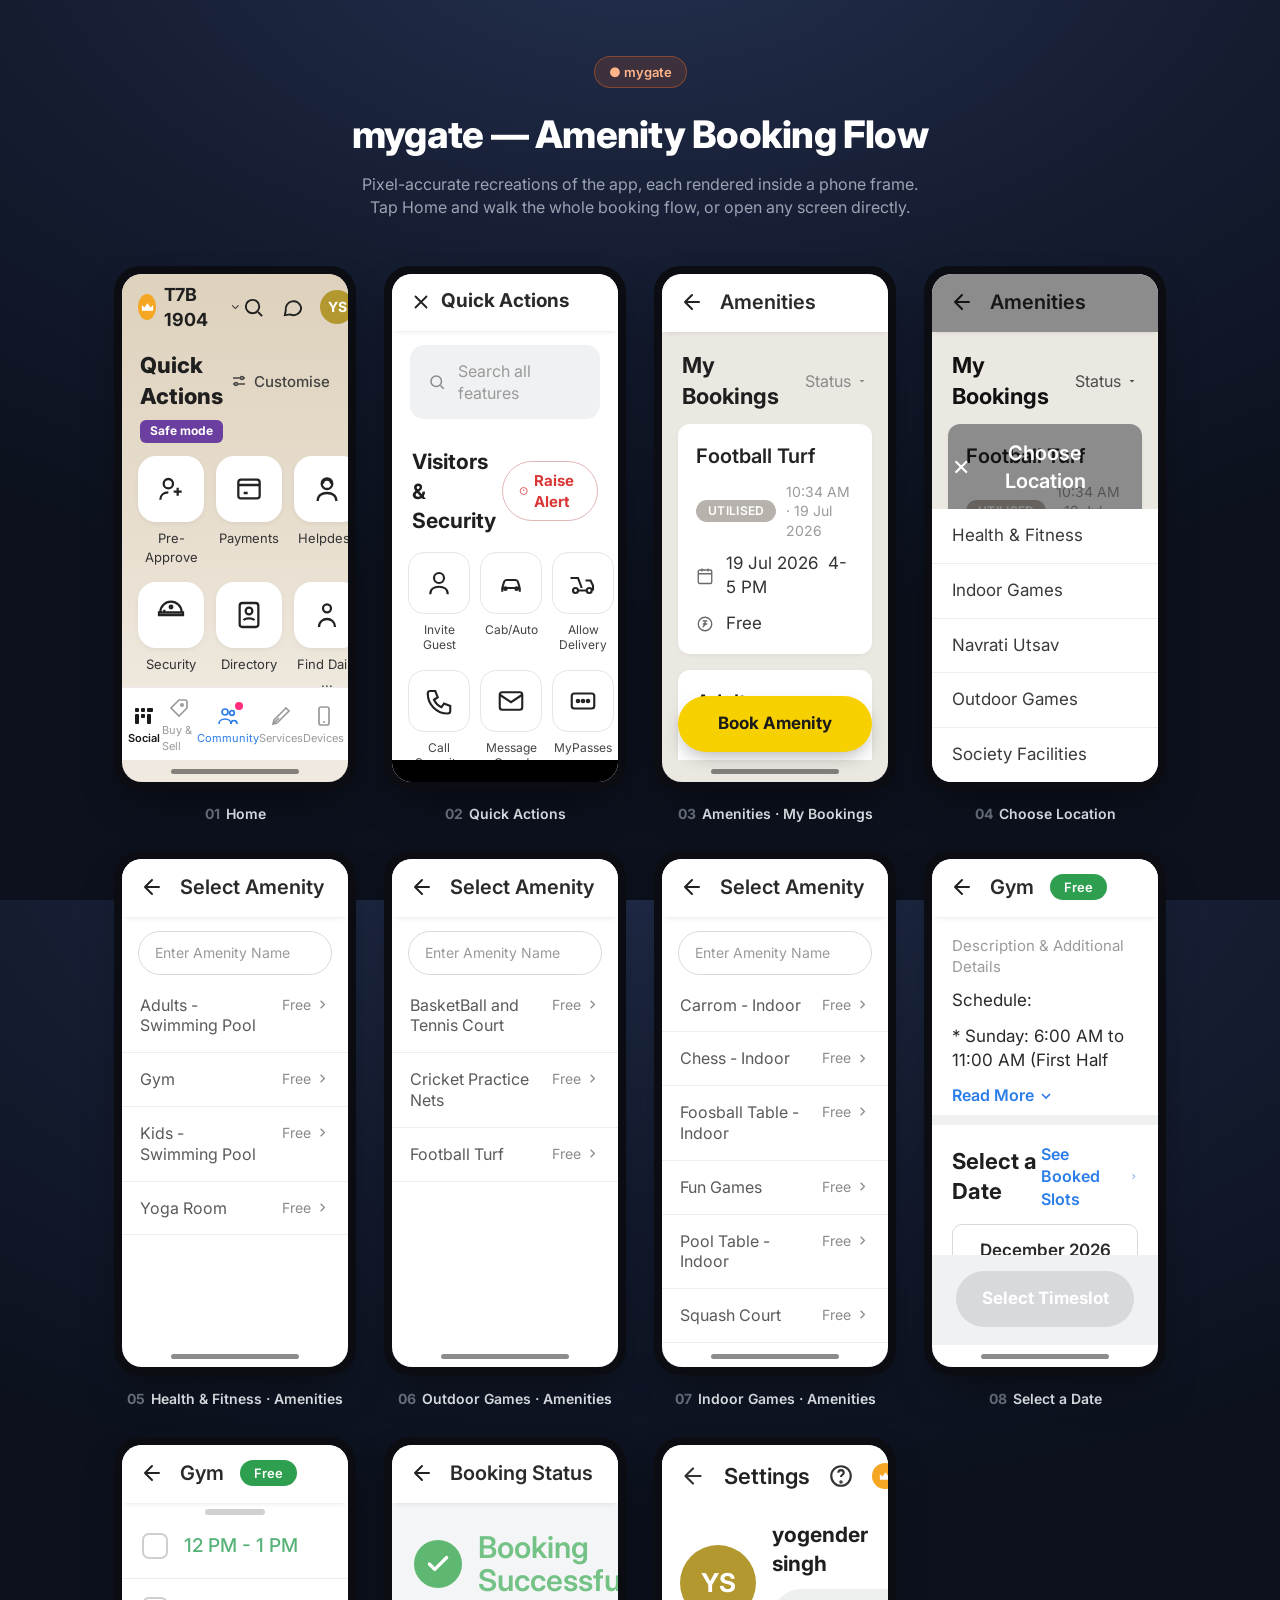
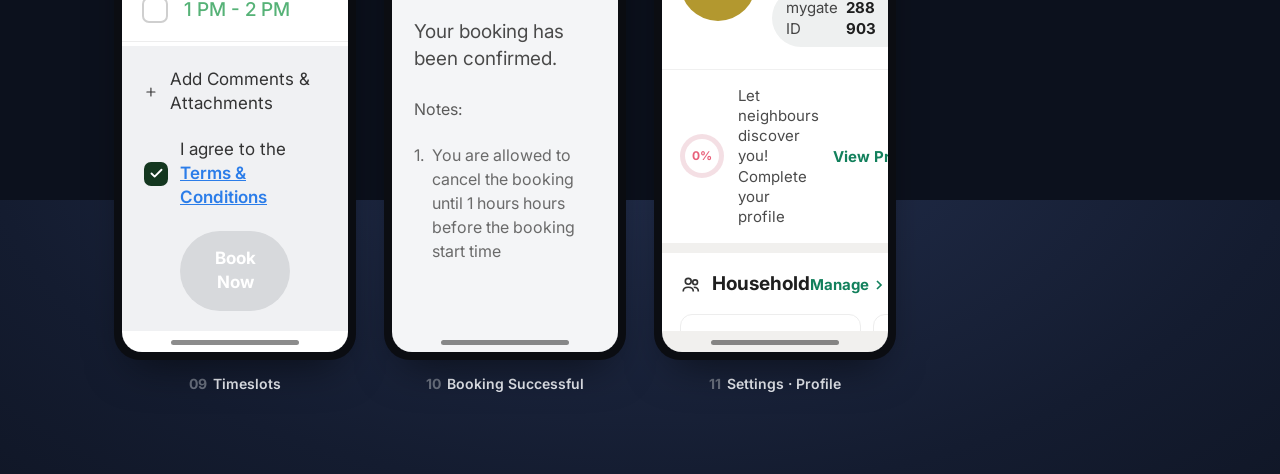
<file: index.html>
<!DOCTYPE html>
<html lang="en">
<head>
  <meta charset="UTF-8" />
  <meta name="viewport" content="width=device-width, initial-scale=1.0, viewport-fit=cover" />
  <title>mygate — Screens</title>
  <link rel="manifest" href="manifest.webmanifest" />
  <meta name="theme-color" content="#efe9df" />
  <meta name="apple-mobile-web-app-capable" content="yes" />
  <meta name="apple-mobile-web-app-status-bar-style" content="black-translucent" />
  <meta name="apple-mobile-web-app-title" content="mygate" />
  <link rel="apple-touch-icon" href="assets/img/logo.png" />
  <link rel="icon" href="assets/img/logo.png" type="image/png" />
  <link rel="preconnect" href="https://fonts.googleapis.com" />
  <link rel="preconnect" href="https://fonts.gstatic.com" crossorigin />
  <link href="https://fonts.googleapis.com/css2?family=Inter:wght@400;500;600;700;800&display=swap" rel="stylesheet" />
  <link rel="stylesheet" href="assets/css/reset.css" />
  <style>
    body {
      background:
        radial-gradient(1200px 700px at 50% -10%, #24304f 0%, #141c30 55%, #0c111d 100%);
      color: #fff;
      min-height: 100vh;
    }

    .wrap {
      max-width: 1100px;
      margin: 0 auto;
      padding: 56px 24px 80px;
    }

    .head {
      text-align: center;
      margin-bottom: 48px;
    }

    .head__badge {
      display: inline-flex;
      align-items: center;
      gap: 8px;
      padding: 6px 14px;
      border-radius: 999px;
      background: rgba(242, 103, 34, 0.15);
      border: 1px solid rgba(242, 103, 34, 0.4);
      color: #ffb489;
      font-size: 13px;
      font-weight: 600;
      margin-bottom: 20px;
    }

    .head h1 {
      font-size: 38px;
      font-weight: 800;
      letter-spacing: -0.02em;
      margin-bottom: 12px;
    }

    .head p {
      color: #9aa3b2;
      font-size: 16px;
      max-width: 560px;
      margin: 0 auto;
    }

    .grid {
      display: grid;
      grid-template-columns: repeat(auto-fill, minmax(220px, 1fr));
      gap: 28px;
    }

    .card {
      display: flex;
      flex-direction: column;
      gap: 14px;
      text-align: center;
      transition: transform 0.18s ease;
    }

    .card:hover {
      transform: translateY(-6px);
    }

    .card__frame {
      aspect-ratio: 390 / 844;
      border-radius: 26px;
      background: #0b0d12;
      padding: 8px;
      box-shadow: 0 20px 44px -18px rgba(0, 0, 0, 0.6);
      overflow: hidden;
      position: relative;
    }

    .card__preview {
      width: 100%;
      height: 100%;
      border-radius: 20px;
      border: 0;
      pointer-events: none;
      background: #f4f5f7;
      transform: scale(1);
    }

    .card__empty {
      width: 100%;
      height: 100%;
      border-radius: 20px;
      display: flex;
      align-items: center;
      justify-content: center;
      color: #6b7280;
      font-size: 13px;
      background: repeating-linear-gradient(45deg, #1a1f2b, #1a1f2b 12px, #161b26 12px, #161b26 24px);
    }

    .card__label {
      font-size: 14px;
      font-weight: 600;
      color: #e7eaf0;
    }

    .card__num {
      color: #6b7280;
      font-weight: 700;
      margin-right: 6px;
    }

    .empty-state {
      grid-column: 1 / -1;
      text-align: center;
      padding: 60px 20px;
      border: 1px dashed rgba(255, 255, 255, 0.15);
      border-radius: 20px;
      color: #9aa3b2;
    }

    .install-btn {
      margin-top: 22px;
      display: inline-flex;
      align-items: center;
      gap: 8px;
      padding: 12px 26px;
      border-radius: 999px;
      background: #f7d000;
      color: #1a1a1a;
      font-size: 15px;
      font-weight: 700;
      box-shadow: 0 10px 24px -10px rgba(247, 208, 0, 0.7);
    }
    .install-btn:hover { filter: brightness(1.05); }
  </style>
</head>
<body>
  <div class="wrap">
    <header class="head">
      <span class="head__badge">● mygate</span>
      <h1>mygate — Amenity Booking Flow</h1>
      <p>Pixel-accurate recreations of the app, each rendered inside a phone frame. Tap Home and walk the whole booking flow, or open any screen directly.</p>
      <button class="install-btn" id="installBtn" style="display:none;">⬇ Install mygate</button>
    </header>

    <main class="grid" id="grid"></main>
  </div>

  <script>
    // Register each screen here in sequence as it's built.
    const SCREENS = [
      { file: 'screens/02_home.html', label: 'Home' },
      { file: 'screens/03_quick_actions.html', label: 'Quick Actions' },
      { file: 'screens/04_amenities.html', label: 'Amenities · My Bookings' },
      { file: 'screens/05_choose_location.html', label: 'Choose Location' },
      { file: 'screens/06_select_amenity.html', label: 'Health & Fitness · Amenities' },
      { file: 'screens/11_outdoor_games.html', label: 'Outdoor Games · Amenities' },
      { file: 'screens/12_indoor_games.html', label: 'Indoor Games · Amenities' },
      { file: 'screens/07_gym_date.html', label: 'Select a Date' },
      { file: 'screens/09_gym_timeslots.html', label: 'Timeslots' },
      { file: 'screens/10_booking_success.html', label: 'Booking Successful' },
      { file: 'screens/13_settings.html', label: 'Settings · Profile' },
    ];

    const grid = document.getElementById('grid');

    if (SCREENS.length === 0) {
      grid.innerHTML =
        '<div class="empty-state">No screens yet. Send the first screenshot and it\'ll appear here.</div>';
    } else {
      SCREENS.forEach((s, i) => {
        const a = document.createElement('a');
        a.className = 'card';
        a.href = s.file;
        a.innerHTML = `
          <div class="card__frame">
            <iframe class="card__preview" src="${s.file}" loading="lazy" scrolling="no"></iframe>
          </div>
          <div class="card__label"><span class="card__num">${String(i + 1).padStart(2, '0')}</span>${s.label}</div>
        `;
        grid.appendChild(a);
      });
    }
  </script>
  <script src="assets/js/pwa.js"></script>
</body>
</html>
</file>
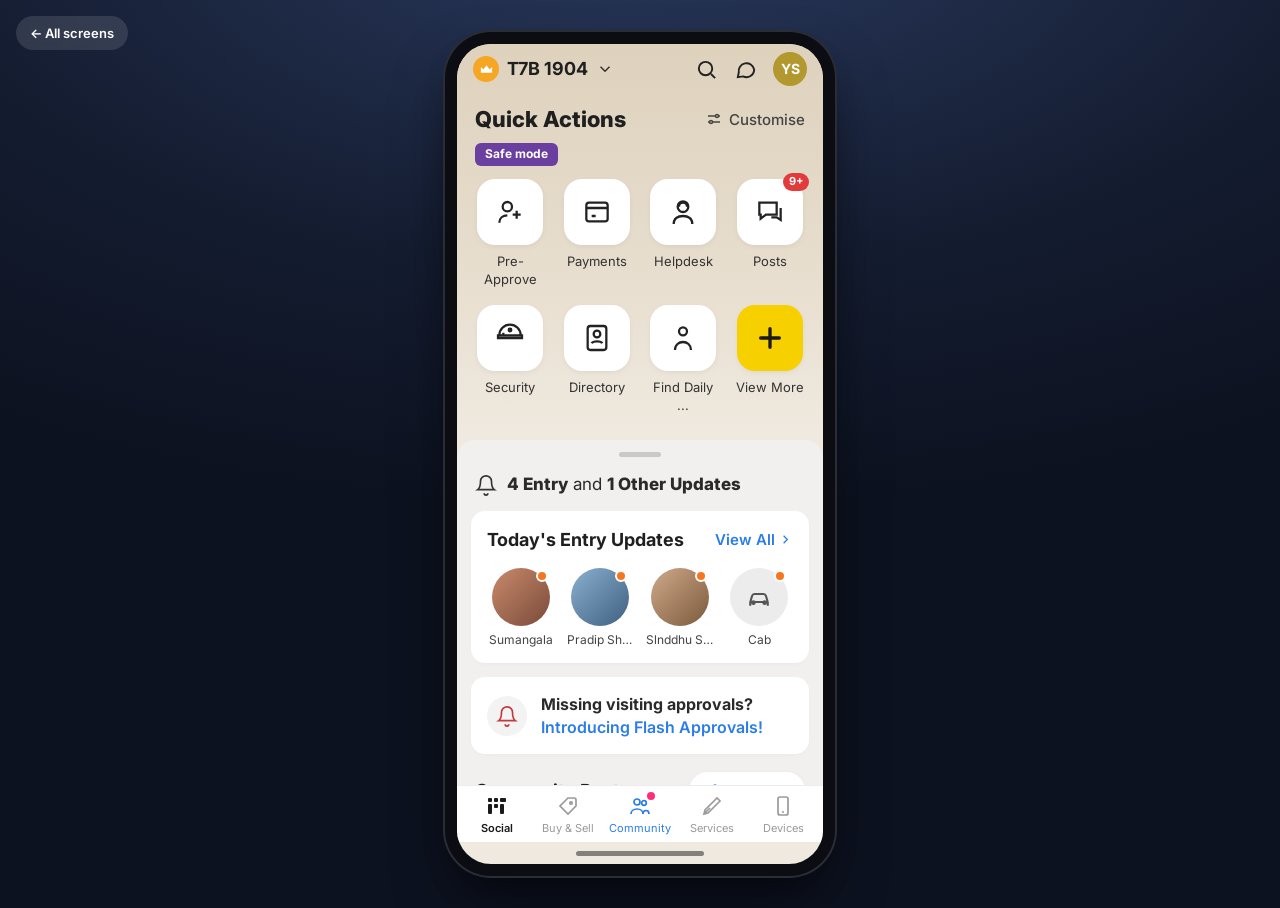
<file: screens/02_home.html>
<!DOCTYPE html>
<html lang="en">
<head>
  <meta charset="UTF-8" />
  <meta name="viewport" content="width=device-width, initial-scale=1.0" />
  <title>MyGate — Home</title>
  <link href="https://fonts.googleapis.com/css2?family=Inter:wght@400;500;600;700;800&display=swap" rel="stylesheet" />
  <link rel="manifest" href="../manifest.webmanifest" />
  <meta name="theme-color" content="#efe9df" />
  <meta name="apple-mobile-web-app-capable" content="yes" />
  <link rel="apple-touch-icon" href="../assets/img/logo.png" />
  <link rel="stylesheet" href="../assets/css/reset.css" />
  <link rel="stylesheet" href="../assets/css/phone.css" />
  <link rel="stylesheet" href="../assets/css/mygate.css" />
  <link rel="stylesheet" href="../assets/css/home.css" />
</head>
<body>
  <a class="launcher-back" href="../index.html">← All screens</a>
  <div class="stage">
    <div class="phone">
      <div class="phone__screen" style="background:#efe9df;">
        <div class="app">
          <div class="home-top">
            <div class="home-topbar">
              <div class="home-flat">
                <span class="home-flat__crown">
                  <svg viewBox="0 0 24 24" fill="#fff"><path d="M3 8l4 4 5-7 5 7 4-4v9H3z"/></svg>
                </span>
                <span class="home-flat__no">T7B 1904</span>
                <svg class="home-flat__chev" viewBox="0 0 24 24" fill="none" stroke="#333" stroke-width="2"><path d="M6 9l6 6 6-6"/></svg>
              </div>
              <div class="home-actions">
                <svg viewBox="0 0 24 24" fill="none" stroke="#222" stroke-width="2"><circle cx="11" cy="11" r="7"/><path d="M21 21l-4.3-4.3"/></svg>
                <svg viewBox="0 0 24 24" fill="none" stroke="#222" stroke-width="2"><path d="M21 12a8 8 0 01-11.5 7.2L4 20l1-4.8A8 8 0 1121 12z"/></svg>
                <span class="home-avatar" data-nav="13_settings.html">YS</span>
              </div>
            </div>

            <div class="home-qa-head">
              <span class="home-qa-title">Quick Actions</span>
              <span class="home-customise">
                <svg viewBox="0 0 24 24" fill="none" stroke="currentColor" stroke-width="2"><path d="M4 8h10M18 8h2M4 16h2M10 16h10"/><circle cx="16" cy="8" r="2"/><circle cx="8" cy="16" r="2"/></svg>
                Customise
              </span>
            </div>

            <div class="home-safemode">Safe mode</div>

            <div class="home-grid">
              <div class="home-tile"><div class="home-tile__ic"><svg viewBox="0 0 24 24" fill="none" stroke="#222" stroke-width="1.7"><circle cx="10" cy="8" r="3.5"/><path d="M4 20c0-3.5 2.7-5.5 6-5.5M17 11v6M14 14h6"/></svg></div><span class="home-tile__lb">Pre-Approve</span></div>
              <div class="home-tile"><div class="home-tile__ic"><svg viewBox="0 0 24 24" fill="none" stroke="#222" stroke-width="1.7"><rect x="4" y="5" width="16" height="14" rx="2"/><path d="M4 9h16M8 15h3"/></svg></div><span class="home-tile__lb">Payments</span></div>
              <div class="home-tile"><div class="home-tile__ic"><svg viewBox="0 0 24 24" fill="none" stroke="#222" stroke-width="1.7"><circle cx="12" cy="8" r="4"/><path d="M5 21c0-4 3-6 7-6s7 2 7 6"/><path d="M9 8a3 3 0 016 0"/></svg></div><span class="home-tile__lb">Helpdesk</span></div>
              <div class="home-tile"><div class="home-tile__ic"><span class="home-badge">9+</span><svg viewBox="0 0 24 24" fill="none" stroke="#222" stroke-width="1.7"><path d="M4 5h13v9H9l-4 3v-3H4z"/><path d="M20 9v9l-3-2h-4"/></svg></div><span class="home-tile__lb">Posts</span></div>

              <div class="home-tile"><div class="home-tile__ic"><svg viewBox="0 0 24 24" fill="none" stroke="#222" stroke-width="1.7"><path d="M4 10a8 8 0 0116 0M3 10h18v2H3zM7 10V8"/><circle cx="12" cy="6" r="1"/></svg></div><span class="home-tile__lb">Security</span></div>
              <div class="home-tile"><div class="home-tile__ic"><svg viewBox="0 0 24 24" fill="none" stroke="#222" stroke-width="1.7"><rect x="5" y="3" width="14" height="18" rx="2"/><circle cx="12" cy="9" r="2.5"/><path d="M8 16c1-2 7-2 8 0"/></svg></div><span class="home-tile__lb">Directory</span></div>
              <div class="home-tile"><div class="home-tile__ic"><svg viewBox="0 0 24 24" fill="none" stroke="#222" stroke-width="1.7"><circle cx="12" cy="7" r="3"/><path d="M6 21c0-4 3-6 6-6s6 2 6 6"/></svg></div><span class="home-tile__lb">Find Daily ...</span></div>
              <div class="home-tile" data-nav="03_quick_actions.html"><div class="home-tile__ic home-tile__ic--more"><svg viewBox="0 0 24 24" fill="none" stroke="#1a1a1a" stroke-width="2.5" stroke-linecap="round"><path d="M12 5v14M5 12h14"/></svg></div><span class="home-tile__lb">View More</span></div>
            </div>
          </div>

          <div class="home-sheet">
            <div class="home-drag"></div>
            <div class="home-entry-head">
              <svg viewBox="0 0 24 24" fill="none" stroke="#333" stroke-width="1.8"><path d="M18 8a6 6 0 00-12 0c0 7-3 9-3 9h18s-3-2-3-9M10 21a2 2 0 004 0"/></svg>
              <span><b>4 Entry</b> and <b>1 Other Updates</b></span>
            </div>

            <div class="home-card">
              <div class="home-card__head">
                <span class="home-card__title">Today's Entry Updates</span>
                <span class="qa-viewall">View All <svg viewBox="0 0 24 24" fill="none" stroke="currentColor" stroke-width="2"><path d="M9 18l6-6-6-6"/></svg></span>
              </div>
              <div class="home-people">
                <div class="home-person"><span class="home-pic" style="background:linear-gradient(135deg,#c98a6b,#7a4a3a);"></span><span class="home-person__nm">Sumangala</span></div>
                <div class="home-person"><span class="home-pic" style="background:linear-gradient(135deg,#8bb0d0,#3f5f7f);"></span><span class="home-person__nm">Pradip Shriram Mar...</span></div>
                <div class="home-person"><span class="home-pic" style="background:linear-gradient(135deg,#d0a98b,#7a5a3a);"></span><span class="home-person__nm">Slnddhu Shankar Sir...</span></div>
                <div class="home-person"><span class="home-pic home-pic--cab"><svg viewBox="0 0 24 24" fill="none" stroke="#555" stroke-width="1.7"><path d="M5 16l1.5-5A2 2 0 018.4 9.6h7.2a2 2 0 011.9 1.4L19 16M5 16h14M5 16v3M19 16v3"/><circle cx="7.5" cy="16.5" r="1"/><circle cx="16.5" cy="16.5" r="1"/></svg></span><span class="home-person__nm">Cab</span></div>
              </div>
            </div>

            <div class="home-card home-card--row">
              <span class="home-flash-ic"><svg viewBox="0 0 24 24" fill="none" stroke="#c23b3b" stroke-width="1.8"><path d="M18 8a6 6 0 00-12 0c0 7-3 9-3 9h18s-3-2-3-9M10 21a2 2 0 004 0"/></svg></span>
              <span><b>Missing visiting approvals?</b><br /><span class="link">Introducing Flash Approvals!</span></span>
            </div>

            <div class="home-cp-head">
              <span class="home-card__title">Community Posts</span>
              <span class="home-newpost"><svg viewBox="0 0 24 24" fill="none" stroke="#2b7de9" stroke-width="2"><path d="M12 20h9M16.5 3.5a2.1 2.1 0 013 3L7 19l-4 1 1-4z"/></svg> New Post</span>
            </div>
            <div class="home-notice">
              <span class="home-badge home-badge--notice">9+</span>
              <span class="home-notice__t">Notice</span>
              <span class="home-notice__tag">Admin</span>
            </div>
          </div>
        </div>

        <div class="bottomnav">
          <div class="bottomnav__item bottomnav__item--active">
            <svg viewBox="0 0 24 24" fill="currentColor"><rect x="3" y="4" width="4" height="4" rx="1"/><rect x="9" y="4" width="4" height="4" rx="1"/><rect x="3" y="10" width="4" height="10" rx="1"/><rect x="9" y="10" width="4" height="4" rx="1"/><rect x="15" y="4" width="6" height="4" rx="1"/><rect x="15" y="10" width="4" height="10" rx="1"/></svg>
            <span>Social</span>
          </div>
          <div class="bottomnav__item">
            <svg viewBox="0 0 24 24" fill="none" stroke="currentColor" stroke-width="1.7"><path d="M20 12l-8 8-8-8 8-8h6a2 2 0 012 2z"/><circle cx="15" cy="9" r="1.2"/></svg>
            <span>Buy &amp; Sell</span>
          </div>
          <div class="bottomnav__item">
            <span class="bn-center"><svg viewBox="0 0 24 24" fill="none" stroke="#2b7de9" stroke-width="1.7"><circle cx="9" cy="8" r="3"/><circle cx="16" cy="9" r="2.3"/><path d="M3 20c0-3 2.5-5 6-5s6 2 6 5M15 20c0-2 1-3.5 3-3.5s3 1.5 3 3.5"/></svg><span class="bn-dot"></span></span>
            <span style="color:#2b7de9;">Community</span>
          </div>
          <div class="bottomnav__item">
            <svg viewBox="0 0 24 24" fill="none" stroke="currentColor" stroke-width="1.7"><path d="M14 7l3-3 3 3-3 3M4 20l6-6M14 7l-9 9-1 4 4-1 9-9"/></svg>
            <span>Services</span>
          </div>
          <div class="bottomnav__item">
            <svg viewBox="0 0 24 24" fill="none" stroke="currentColor" stroke-width="1.7"><rect x="7" y="3" width="10" height="18" rx="2"/><path d="M11 18h2"/></svg>
            <span>Devices</span>
          </div>
        </div>

        <div class="phone__home-indicator"></div>
      </div>
    </div>
  </div>
  <script src="../assets/js/pwa.js"></script>
  <script src="../assets/js/nav.js"></script>
  <script src="../assets/js/profiles.js"></script>
</body>
</html>
</file>
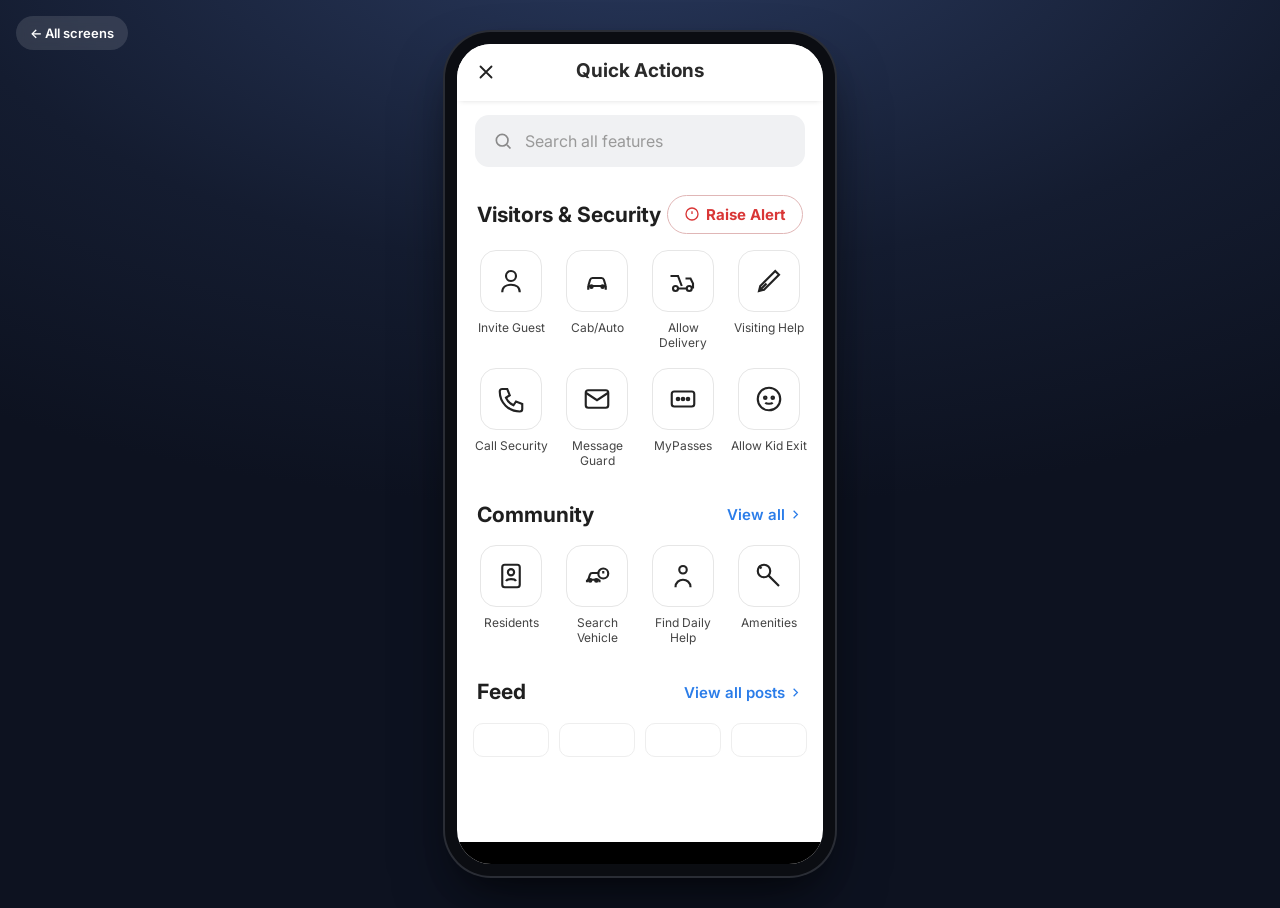
<file: screens/03_quick_actions.html>
<!DOCTYPE html>
<html lang="en">
<head>
  <meta charset="UTF-8" />
  <meta name="viewport" content="width=device-width, initial-scale=1.0" />
  <title>MyGate — Quick Actions</title>
  <link href="https://fonts.googleapis.com/css2?family=Inter:wght@400;500;600;700;800&display=swap" rel="stylesheet" />
  <link rel="manifest" href="../manifest.webmanifest" />
  <meta name="theme-color" content="#ffffff" />
  <meta name="apple-mobile-web-app-capable" content="yes" />
  <link rel="apple-touch-icon" href="../assets/img/logo.png" />
  <link rel="stylesheet" href="../assets/css/reset.css" />
  <link rel="stylesheet" href="../assets/css/phone.css" />
  <link rel="stylesheet" href="../assets/css/mygate.css" />
  <style>
    .qa-search {
      margin: 14px 18px 22px;
      display: flex;
      align-items: center;
      gap: 12px;
      padding: 15px 18px;
      border-radius: 14px;
      background: #f0f1f3;
    }
    .qa-search svg { width: 20px; height: 20px; color: #8a8a8a; }
    .qa-search span { color: #9a9a9a; font-size: 16px; }

    .qa-sec {
      display: flex;
      align-items: center;
      justify-content: space-between;
      padding: 6px 20px 16px;
    }
    .qa-sec__title { font-size: 21px; font-weight: 700; color: #1f1f1f; }
    .qa-sec__link { color: #2b7de9; font-weight: 600; font-size: 15px; display:inline-flex; align-items:center; gap:3px; }
    .qa-sec__link svg { width: 15px; height: 15px; }
    .qa-alert {
      display: inline-flex; align-items: center; gap: 6px;
      padding: 8px 16px; border: 1px solid #e0b6b6; border-radius: 999px;
      color: #d93636; font-weight: 700; font-size: 15px;
    }
    .qa-alert svg { width: 16px; height: 16px; }

    .qa-grid {
      display: grid;
      grid-template-columns: repeat(4, 1fr);
      gap: 18px 10px;
      padding: 0 16px 26px;
    }
    .qa-item { display: flex; flex-direction: column; align-items: center; gap: 8px; }
    .qa-tile {
      width: 62px; height: 62px;
      border: 1px solid #e6e6e6;
      border-radius: 16px;
      display: flex; align-items: center; justify-content: center;
      background: #fff;
    }
    .qa-tile svg { width: 30px; height: 30px; color: #222; }
    .qa-label { font-size: 12px; color: #444; text-align: center; line-height: 1.25; }
  </style>
</head>
<body>
  <a class="launcher-back" href="../index.html">← All screens</a>
  <div class="stage">
    <div class="phone">
      <div class="phone__screen" style="background:#fff;">
        <div class="appbar appbar--center">
          <svg class="appbar__close" data-nav="02_home.html" viewBox="0 0 24 24" fill="none" stroke="#222" stroke-width="2" stroke-linecap="round"><path d="M18 6L6 18M6 6l12 12"/></svg>
          <span class="appbar__title">Quick Actions</span>
        </div>

        <div class="app">
          <div class="qa-search">
            <svg viewBox="0 0 24 24" fill="none" stroke="currentColor" stroke-width="2"><circle cx="11" cy="11" r="7"/><path d="M21 21l-4.3-4.3"/></svg>
            <span>Search all features</span>
          </div>

          <div class="qa-sec">
            <span class="qa-sec__title">Visitors &amp; Security</span>
            <span class="qa-alert"><svg viewBox="0 0 24 24" fill="none" stroke="currentColor" stroke-width="2"><circle cx="12" cy="12" r="9"/><path d="M12 8v4M12 16h.01"/></svg>Raise Alert</span>
          </div>

          <div class="qa-grid">
            <div class="qa-item"><div class="qa-tile"><svg viewBox="0 0 24 24" fill="none" stroke="currentColor" stroke-width="1.7"><circle cx="12" cy="8" r="4"/><path d="M5 21c0-4 3-6 7-6s7 2 7 6"/></svg></div><span class="qa-label">Invite Guest</span></div>
            <div class="qa-item"><div class="qa-tile"><svg viewBox="0 0 24 24" fill="none" stroke="currentColor" stroke-width="1.7"><path d="M5 16l1.5-5A2 2 0 018.4 9.6h7.2a2 2 0 011.9 1.4L19 16M5 16h14M5 16v3M19 16v3"/><circle cx="7.5" cy="16.5" r="1"/><circle cx="16.5" cy="16.5" r="1"/></svg></div><span class="qa-label">Cab/Auto</span></div>
            <div class="qa-item"><div class="qa-tile"><svg viewBox="0 0 24 24" fill="none" stroke="currentColor" stroke-width="1.7"><circle cx="6" cy="18" r="2"/><circle cx="17" cy="18" r="2"/><path d="M8 18h7M2 8h6l3 8M14 10h4l2 4v4"/></svg></div><span class="qa-label">Allow Delivery</span></div>
            <div class="qa-item"><div class="qa-tile"><svg viewBox="0 0 24 24" fill="none" stroke="currentColor" stroke-width="1.7"><path d="M14 7l3-3 3 3-3 3M4 20l6-6M14 7l-9 9-1 4 4-1 9-9"/></svg></div><span class="qa-label">Visiting Help</span></div>

            <div class="qa-item"><div class="qa-tile"><svg viewBox="0 0 24 24" fill="none" stroke="currentColor" stroke-width="1.7"><path d="M5 4h4l2 5-3 2a12 12 0 006 6l2-3 5 2v4a2 2 0 01-2 2A16 16 0 013 6a2 2 0 012-2z"/></svg></div><span class="qa-label">Call Security</span></div>
            <div class="qa-item"><div class="qa-tile"><svg viewBox="0 0 24 24" fill="none" stroke="currentColor" stroke-width="1.7"><rect x="3" y="5" width="18" height="14" rx="2"/><path d="M3 7l9 6 9-6"/></svg></div><span class="qa-label">Message Guard</span></div>
            <div class="qa-item"><div class="qa-tile"><svg viewBox="0 0 24 24" fill="none" stroke="currentColor" stroke-width="1.7"><rect x="3" y="6" width="18" height="12" rx="2"/><circle cx="8" cy="12" r="1"/><circle cx="12" cy="12" r="1"/><circle cx="16" cy="12" r="1"/></svg></div><span class="qa-label">MyPasses</span></div>
            <div class="qa-item"><div class="qa-tile"><svg viewBox="0 0 24 24" fill="none" stroke="currentColor" stroke-width="1.7"><circle cx="12" cy="12" r="9"/><circle cx="9" cy="11" r="1"/><circle cx="15" cy="11" r="1"/><path d="M9 15c1 1 5 1 6 0"/></svg></div><span class="qa-label">Allow Kid Exit</span></div>
          </div>

          <div class="qa-sec">
            <span class="qa-sec__title">Community</span>
            <span class="qa-sec__link">View all <svg viewBox="0 0 24 24" fill="none" stroke="currentColor" stroke-width="2"><path d="M9 18l6-6-6-6"/></svg></span>
          </div>

          <div class="qa-grid">
            <div class="qa-item"><div class="qa-tile"><svg viewBox="0 0 24 24" fill="none" stroke="currentColor" stroke-width="1.7"><rect x="5" y="3" width="14" height="18" rx="2"/><circle cx="12" cy="9" r="2.5"/><path d="M8 16c1-2 7-2 8 0"/></svg></div><span class="qa-label">Residents</span></div>
            <div class="qa-item"><div class="qa-tile"><svg viewBox="0 0 24 24" fill="none" stroke="currentColor" stroke-width="1.7"><path d="M5 15l1.3-4A2 2 0 018.2 9.6h5.6M4 15h10M4 15v2M14 15v2"/><circle cx="6.5" cy="15.5" r="1"/><circle cx="11.5" cy="15.5" r="1"/><circle cx="17" cy="10" r="4"/><path d="M17 8v2M17 12h.01"/></svg></div><span class="qa-label">Search Vehicle</span></div>
            <div class="qa-item"><div class="qa-tile"><svg viewBox="0 0 24 24" fill="none" stroke="currentColor" stroke-width="1.7"><circle cx="12" cy="7" r="3"/><path d="M6 21c0-4 3-6 6-6s6 2 6 6"/></svg></div><span class="qa-label">Find Daily Help</span></div>
            <div class="qa-item" data-nav="04_amenities.html"><div class="qa-tile"><svg viewBox="0 0 24 24" fill="none" stroke="currentColor" stroke-width="1.7"><circle cx="8" cy="8" r="5"/><path d="M11.5 11.5L20 20M4 4l2 2"/></svg></div><span class="qa-label">Amenities</span></div>
          </div>

          <div class="qa-sec">
            <span class="qa-sec__title">Feed</span>
            <span class="qa-sec__link">View all posts <svg viewBox="0 0 24 24" fill="none" stroke="currentColor" stroke-width="2"><path d="M9 18l6-6-6-6"/></svg></span>
          </div>
          <div style="display:grid;grid-template-columns:repeat(4,1fr);gap:10px;padding:0 16px 20px;">
            <div style="height:34px;border:1px solid #eee;border-radius:10px;"></div>
            <div style="height:34px;border:1px solid #eee;border-radius:10px;"></div>
            <div style="height:34px;border:1px solid #eee;border-radius:10px;"></div>
            <div style="height:34px;border:1px solid #eee;border-radius:10px;"></div>
          </div>
        </div>

        <div class="phone__home-indicator" style="background:#000;"></div>
      </div>
    </div>
  </div>
  <script src="../assets/js/pwa.js"></script>
  <script src="../assets/js/nav.js"></script>
</body>
</html>
</file>
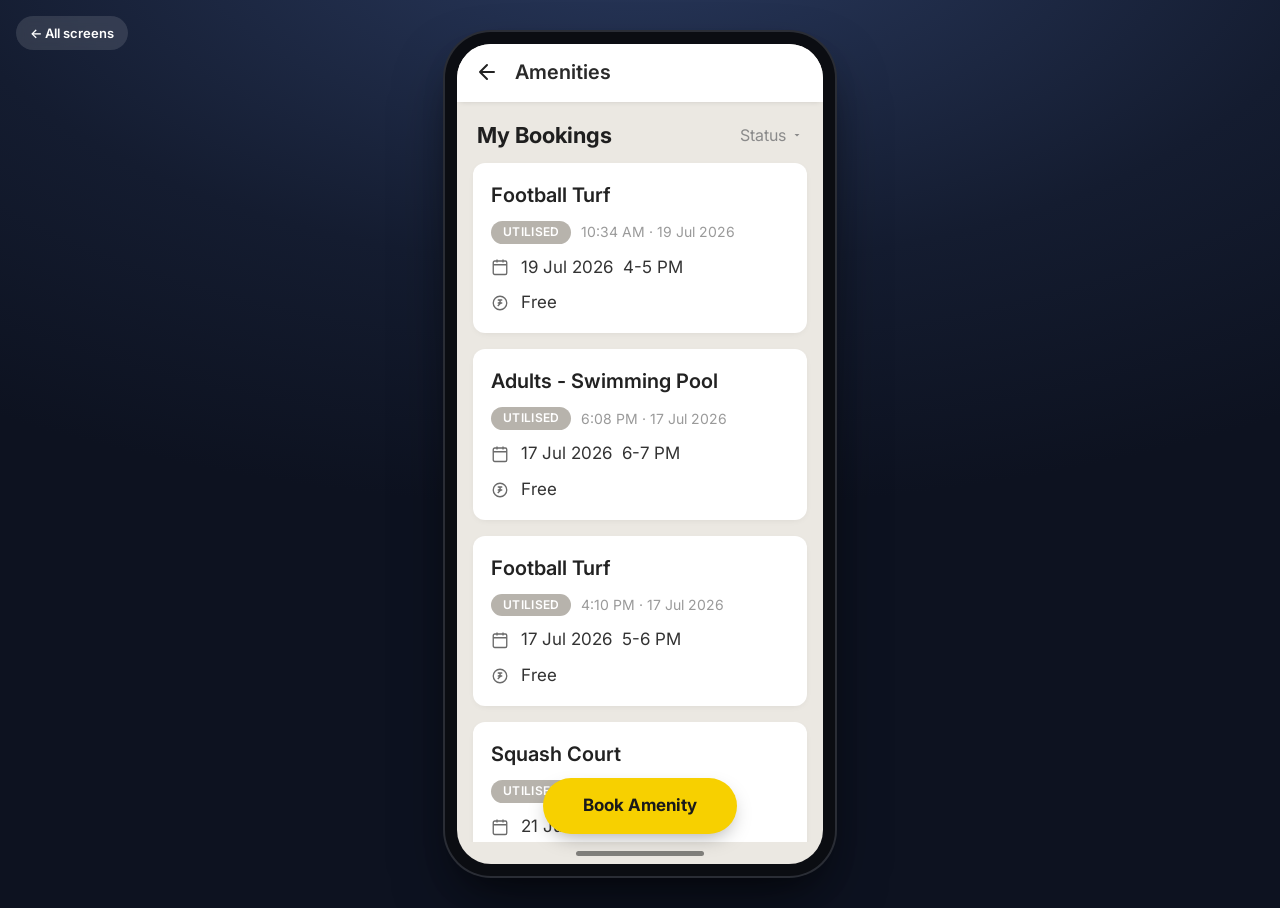
<file: screens/04_amenities.html>
<!DOCTYPE html>
<html lang="en">
<head>
  <meta charset="UTF-8" />
  <meta name="viewport" content="width=device-width, initial-scale=1.0" />
  <title>MyGate — Amenities</title>
  <link href="https://fonts.googleapis.com/css2?family=Inter:wght@400;500;600;700;800&display=swap" rel="stylesheet" />
  <link rel="manifest" href="../manifest.webmanifest" />
  <meta name="theme-color" content="#ffffff" />
  <meta name="apple-mobile-web-app-capable" content="yes" />
  <link rel="apple-touch-icon" href="../assets/img/logo.png" />
  <link rel="stylesheet" href="../assets/css/reset.css" />
  <link rel="stylesheet" href="../assets/css/phone.css" />
  <link rel="stylesheet" href="../assets/css/mygate.css" />
  <link rel="stylesheet" href="../assets/css/amenities.css" />
</head>
<body>
  <a class="launcher-back" href="../index.html">← All screens</a>
  <div class="stage">
    <div class="phone">
      <div class="phone__screen" style="background:#ebe8e2;">
        <div class="appbar" data-nav="03_quick_actions.html">
          <svg class="appbar__back" viewBox="0 0 24 24" fill="none" stroke="#222" stroke-width="2" stroke-linecap="round" stroke-linejoin="round"><path d="M19 12H5M12 19l-7-7 7-7"/></svg>
          <span class="appbar__title">Amenities</span>
        </div>

        <div class="app">
          <div class="mb-head">
            <span class="mb-head__title">My Bookings</span>
            <span class="mb-head__status">Status <svg viewBox="0 0 24 24" fill="currentColor"><path d="M7 10l5 5 5-5z"/></svg></span>
          </div>

          <div id="myBookingsDynamic"></div>

          <div class="mb-card">
            <div class="mb-card__title">Football Turf</div>
            <div class="mb-card__meta"><span class="mb-pill">UTILISED</span><span class="mb-card__metatime">10:34 AM · 19 Jul 2026</span></div>
            <div class="mb-card__row"><svg viewBox="0 0 24 24" fill="none" stroke="currentColor" stroke-width="1.8"><rect x="3" y="4" width="18" height="18" rx="2"/><path d="M3 9h18M8 2v4M16 2v4"/></svg>19 Jul 2026&nbsp;&nbsp;4-5 PM</div>
            <div class="mb-card__row"><svg viewBox="0 0 24 24" fill="none" stroke="currentColor" stroke-width="1.8"><circle cx="12" cy="12" r="9"/><path d="M9 8h6M9 12h6M10 8c3 0 3 4 0 4M9 16l4-4"/></svg>Free</div>
          </div>

          <div class="mb-card">
            <div class="mb-card__title">Adults - Swimming Pool</div>
            <div class="mb-card__meta"><span class="mb-pill">UTILISED</span><span class="mb-card__metatime">6:08 PM · 17 Jul 2026</span></div>
            <div class="mb-card__row"><svg viewBox="0 0 24 24" fill="none" stroke="currentColor" stroke-width="1.8"><rect x="3" y="4" width="18" height="18" rx="2"/><path d="M3 9h18M8 2v4M16 2v4"/></svg>17 Jul 2026&nbsp;&nbsp;6-7 PM</div>
            <div class="mb-card__row"><svg viewBox="0 0 24 24" fill="none" stroke="currentColor" stroke-width="1.8"><circle cx="12" cy="12" r="9"/><path d="M9 8h6M9 12h6M10 8c3 0 3 4 0 4M9 16l4-4"/></svg>Free</div>
          </div>

          <div class="mb-card">
            <div class="mb-card__title">Football Turf</div>
            <div class="mb-card__meta"><span class="mb-pill">UTILISED</span><span class="mb-card__metatime">4:10 PM · 17 Jul 2026</span></div>
            <div class="mb-card__row"><svg viewBox="0 0 24 24" fill="none" stroke="currentColor" stroke-width="1.8"><rect x="3" y="4" width="18" height="18" rx="2"/><path d="M3 9h18M8 2v4M16 2v4"/></svg>17 Jul 2026&nbsp;&nbsp;5-6 PM</div>
            <div class="mb-card__row"><svg viewBox="0 0 24 24" fill="none" stroke="currentColor" stroke-width="1.8"><circle cx="12" cy="12" r="9"/><path d="M9 8h6M9 12h6M10 8c3 0 3 4 0 4M9 16l4-4"/></svg>Free</div>
          </div>

          <div class="mb-card" style="margin-bottom:90px;">
            <div class="mb-card__title">Squash Court</div>
            <div class="mb-card__meta"><span class="mb-pill">UTILISED</span><span class="mb-card__metatime">· 21 Jun 2026</span></div>
            <div class="mb-card__row"><svg viewBox="0 0 24 24" fill="none" stroke="currentColor" stroke-width="1.8"><rect x="3" y="4" width="18" height="18" rx="2"/><path d="M3 9h18M8 2v4M16 2v4"/></svg>21 Jun 2026&nbsp;&nbsp;6-6:30 PM</div>
          </div>
        </div>

        <div class="book-amenity-fab" data-nav="05_choose_location.html">Book Amenity</div>

        <div class="phone__home-indicator"></div>
      </div>
    </div>
  </div>
  <script src="../assets/js/pwa.js"></script>
  <script src="../assets/js/nav.js"></script>
  <script src="../assets/js/bookings.js"></script>
</body>
</html>
</file>
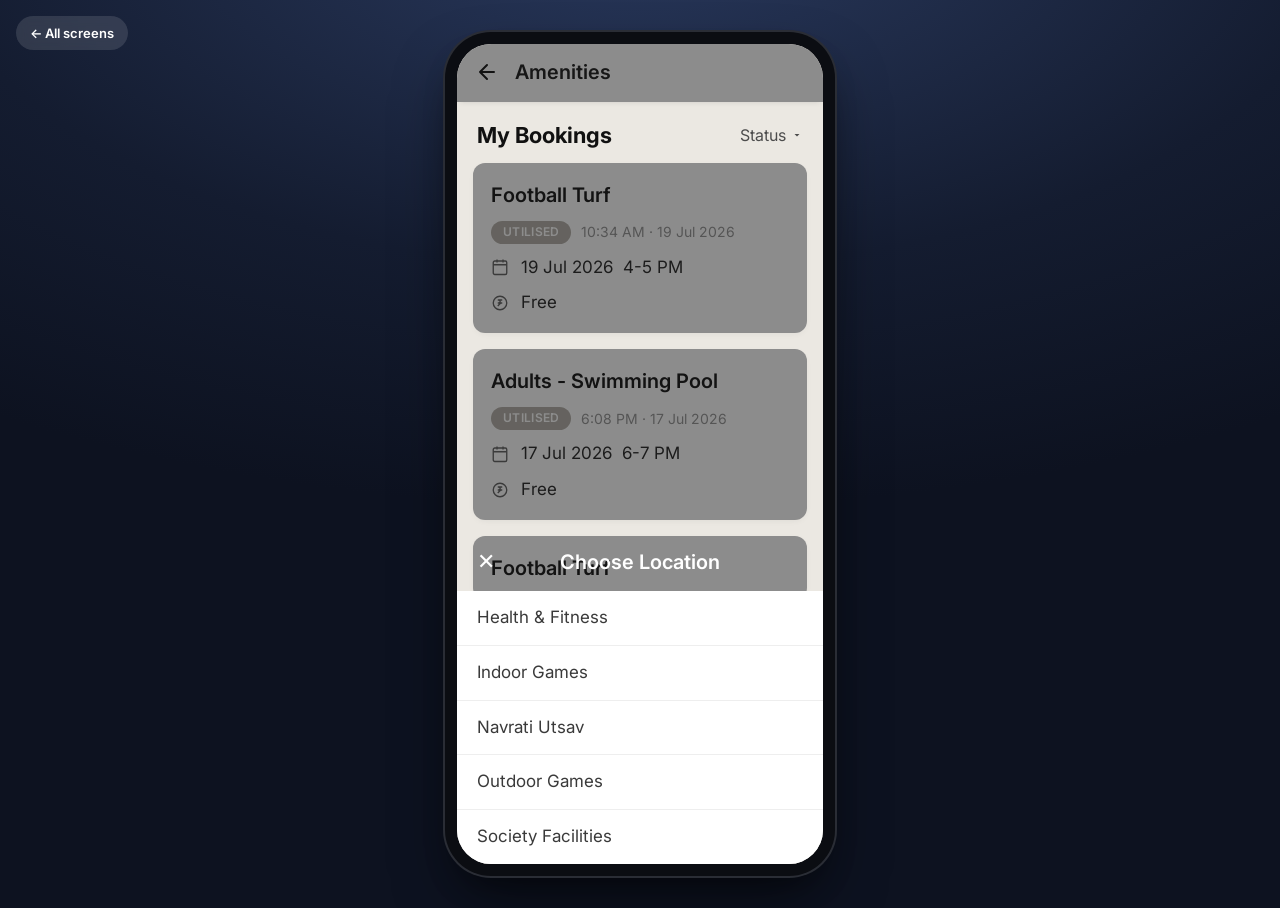
<file: screens/05_choose_location.html>
<!DOCTYPE html>
<html lang="en">
<head>
  <meta charset="UTF-8" />
  <meta name="viewport" content="width=device-width, initial-scale=1.0" />
  <title>MyGate — Choose Location</title>
  <link href="https://fonts.googleapis.com/css2?family=Inter:wght@400;500;600;700;800&display=swap" rel="stylesheet" />
  <link rel="manifest" href="../manifest.webmanifest" />
  <meta name="theme-color" content="#ffffff" />
  <meta name="apple-mobile-web-app-capable" content="yes" />
  <link rel="apple-touch-icon" href="../assets/img/logo.png" />
  <link rel="stylesheet" href="../assets/css/reset.css" />
  <link rel="stylesheet" href="../assets/css/phone.css" />
  <link rel="stylesheet" href="../assets/css/mygate.css" />
  <link rel="stylesheet" href="../assets/css/amenities.css" />
  <style>
    .cl-sheet {
      position: absolute;
      left: 0; right: 0; bottom: 0;
      z-index: 31;
      animation: sheet-up 0.25s ease;
    }
    .cl-sheet__header {
      display: flex;
      align-items: center;
      padding: 14px 20px;
      color: #fff;
    }
    .cl-sheet__header .x {
      font-size: 22px;
      font-weight: 500;
      width: 40px;
    }
    .cl-sheet__header .t {
      flex: 1;
      text-align: center;
      font-size: 20px;
      font-weight: 600;
      margin-right: 40px;
    }
    .cl-sheet__body { background: #fff; }
    .cl-item {
      padding: 15px 20px;
      font-size: 17px;
      color: #3a3a3a;
      border-bottom: 1px solid #eee;
    }
    .cl-item:last-child { border-bottom: none; }
    .dim { filter: brightness(0.55); }
  </style>
</head>
<body>
  <a class="launcher-back" href="../index.html">← All screens</a>
  <div class="stage">
    <div class="phone">
      <div class="phone__screen" style="background:#ebe8e2;">
        <div class="appbar dim" data-nav="04_amenities.html">
          <svg class="appbar__back" viewBox="0 0 24 24" fill="none" stroke="#222" stroke-width="2" stroke-linecap="round" stroke-linejoin="round"><path d="M19 12H5M12 19l-7-7 7-7"/></svg>
          <span class="appbar__title">Amenities</span>
        </div>

        <div class="app dim">
          <div class="mb-head">
            <span class="mb-head__title">My Bookings</span>
            <span class="mb-head__status">Status <svg viewBox="0 0 24 24" fill="currentColor"><path d="M7 10l5 5 5-5z"/></svg></span>
          </div>
          <div class="mb-card">
            <div class="mb-card__title">Football Turf</div>
            <div class="mb-card__meta"><span class="mb-pill">UTILISED</span><span class="mb-card__metatime">10:34 AM · 19 Jul 2026</span></div>
            <div class="mb-card__row"><svg viewBox="0 0 24 24" fill="none" stroke="currentColor" stroke-width="1.8"><rect x="3" y="4" width="18" height="18" rx="2"/><path d="M3 9h18M8 2v4M16 2v4"/></svg>19 Jul 2026&nbsp;&nbsp;4-5 PM</div>
            <div class="mb-card__row"><svg viewBox="0 0 24 24" fill="none" stroke="currentColor" stroke-width="1.8"><circle cx="12" cy="12" r="9"/><path d="M9 8h6M9 12h6M10 8c3 0 3 4 0 4M9 16l4-4"/></svg>Free</div>
          </div>
          <div class="mb-card">
            <div class="mb-card__title">Adults - Swimming Pool</div>
            <div class="mb-card__meta"><span class="mb-pill">UTILISED</span><span class="mb-card__metatime">6:08 PM · 17 Jul 2026</span></div>
            <div class="mb-card__row"><svg viewBox="0 0 24 24" fill="none" stroke="currentColor" stroke-width="1.8"><rect x="3" y="4" width="18" height="18" rx="2"/><path d="M3 9h18M8 2v4M16 2v4"/></svg>17 Jul 2026&nbsp;&nbsp;6-7 PM</div>
            <div class="mb-card__row"><svg viewBox="0 0 24 24" fill="none" stroke="currentColor" stroke-width="1.8"><circle cx="12" cy="12" r="9"/><path d="M9 8h6M9 12h6M10 8c3 0 3 4 0 4M9 16l4-4"/></svg>Free</div>
          </div>
          <div class="mb-card">
            <div class="mb-card__title">Football Turf</div>
          </div>
        </div>

        <div class="cl-sheet">
          <div class="cl-sheet__header">
            <span class="x" data-nav="04_amenities.html">✕</span>
            <span class="t">Choose Location</span>
          </div>
          <div class="cl-sheet__body">
            <div class="cl-item" data-nav="06_select_amenity.html">Health &amp; Fitness</div>
            <div class="cl-item" data-nav="12_indoor_games.html">Indoor Games</div>
            <div class="cl-item">Navrati Utsav</div>
            <div class="cl-item" data-nav="11_outdoor_games.html">Outdoor Games</div>
            <div class="cl-item">Society Facilities</div>
          </div>
        </div>

        <div class="phone__home-indicator"></div>
      </div>
    </div>
  </div>
  <script src="../assets/js/pwa.js"></script>
  <script src="../assets/js/nav.js"></script>
</body>
</html>
</file>
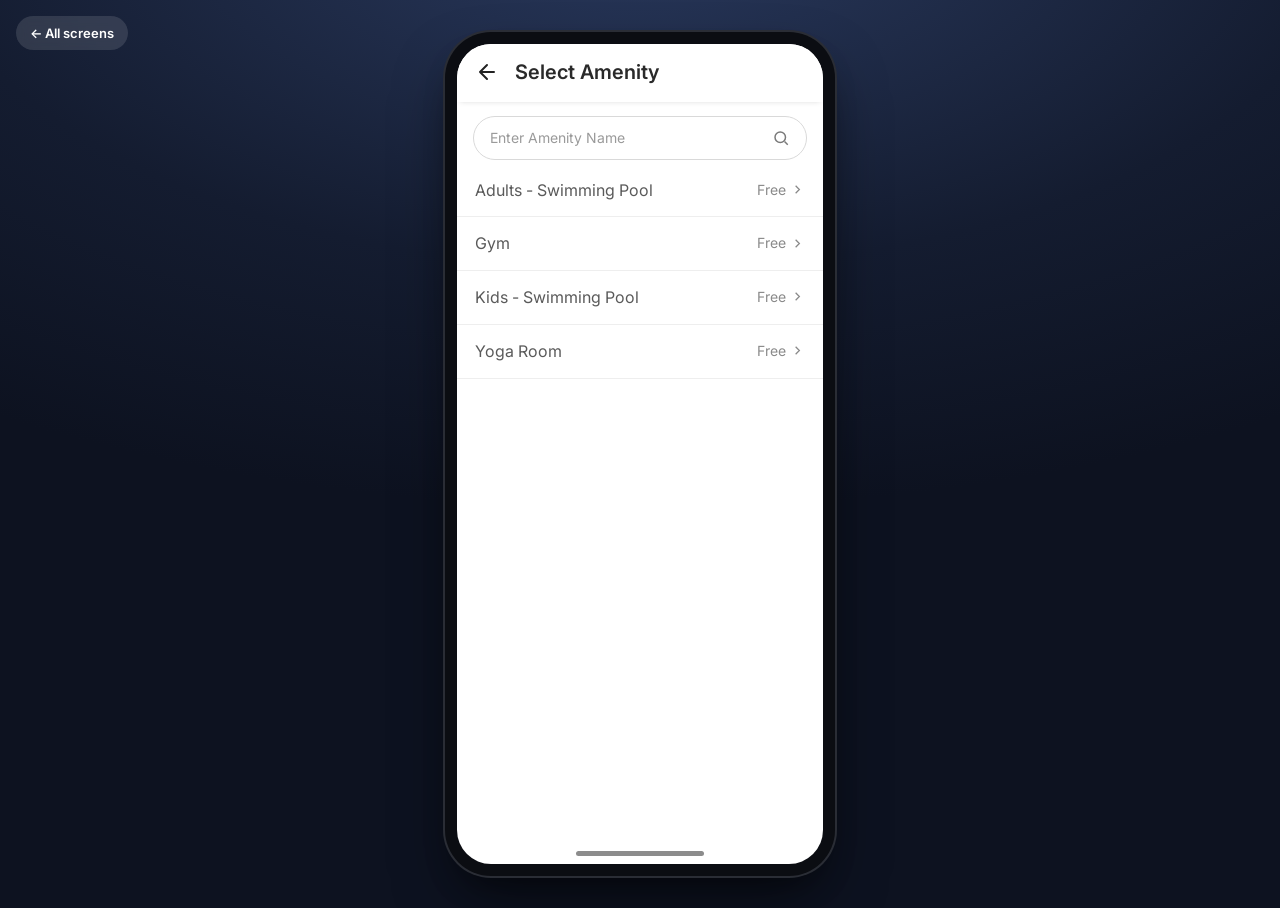
<file: screens/06_select_amenity.html>
<!DOCTYPE html>
<html lang="en">
<head>
  <meta charset="UTF-8" />
  <meta name="viewport" content="width=device-width, initial-scale=1.0" />
  <title>MyGate — Select Amenity</title>
  <link href="https://fonts.googleapis.com/css2?family=Inter:wght@400;500;600;700;800&display=swap" rel="stylesheet" />
  <link rel="manifest" href="../manifest.webmanifest" />
  <meta name="theme-color" content="#ffffff" />
  <meta name="apple-mobile-web-app-capable" content="yes" />
  <link rel="apple-touch-icon" href="../assets/img/logo.png" />
  <link rel="stylesheet" href="../assets/css/reset.css" />
  <link rel="stylesheet" href="../assets/css/phone.css" />
  <link rel="stylesheet" href="../assets/css/mygate.css" />
</head>
<body>
  <a class="launcher-back" href="../index.html">← All screens</a>
  <div class="stage">
    <div class="phone">
      <div class="phone__screen" style="background:#fff;">
        <div class="appbar" data-nav="05_choose_location.html">
          <svg class="appbar__back" viewBox="0 0 24 24" fill="none" stroke="#222" stroke-width="2" stroke-linecap="round" stroke-linejoin="round"><path d="M19 12H5M12 19l-7-7 7-7"/></svg>
          <span class="appbar__title">Select Amenity</span>
        </div>

        <div class="app">
          <div class="am-search">
            <input type="text" placeholder="Enter Amenity Name" />
            <svg viewBox="0 0 24 24" fill="none" stroke="currentColor" stroke-width="2"><circle cx="11" cy="11" r="7"/><path d="M21 21l-4.3-4.3"/></svg>
          </div>

          <div class="amenity-row" data-nav="07_gym_date.html?from=06_select_amenity.html&amenity=Adults%20-%20Swimming%20Pool">
            <span class="amenity-row__name">Adults - Swimming Pool</span>
            <span class="amenity-row__right">Free <svg viewBox="0 0 24 24" fill="none" stroke="currentColor" stroke-width="2"><path d="M9 18l6-6-6-6"/></svg></span>
          </div>
          <div class="amenity-row" data-nav="07_gym_date.html?from=06_select_amenity.html&amenity=Gym">
            <span class="amenity-row__name">Gym</span>
            <span class="amenity-row__right">Free <svg viewBox="0 0 24 24" fill="none" stroke="currentColor" stroke-width="2"><path d="M9 18l6-6-6-6"/></svg></span>
          </div>
          <div class="amenity-row" data-nav="07_gym_date.html?from=06_select_amenity.html&amenity=Kids%20-%20Swimming%20Pool">
            <span class="amenity-row__name">Kids - Swimming Pool</span>
            <span class="amenity-row__right">Free <svg viewBox="0 0 24 24" fill="none" stroke="currentColor" stroke-width="2"><path d="M9 18l6-6-6-6"/></svg></span>
          </div>
          <div class="amenity-row" data-nav="07_gym_date.html?from=06_select_amenity.html&amenity=Yoga%20Room">
            <span class="amenity-row__name">Yoga Room</span>
            <span class="amenity-row__right">Free <svg viewBox="0 0 24 24" fill="none" stroke="currentColor" stroke-width="2"><path d="M9 18l6-6-6-6"/></svg></span>
          </div>
        </div>

        <div class="phone__home-indicator"></div>
      </div>
    </div>
  </div>
  <script src="../assets/js/pwa.js"></script>
  <script src="../assets/js/nav.js"></script>
</body>
</html>
</file>
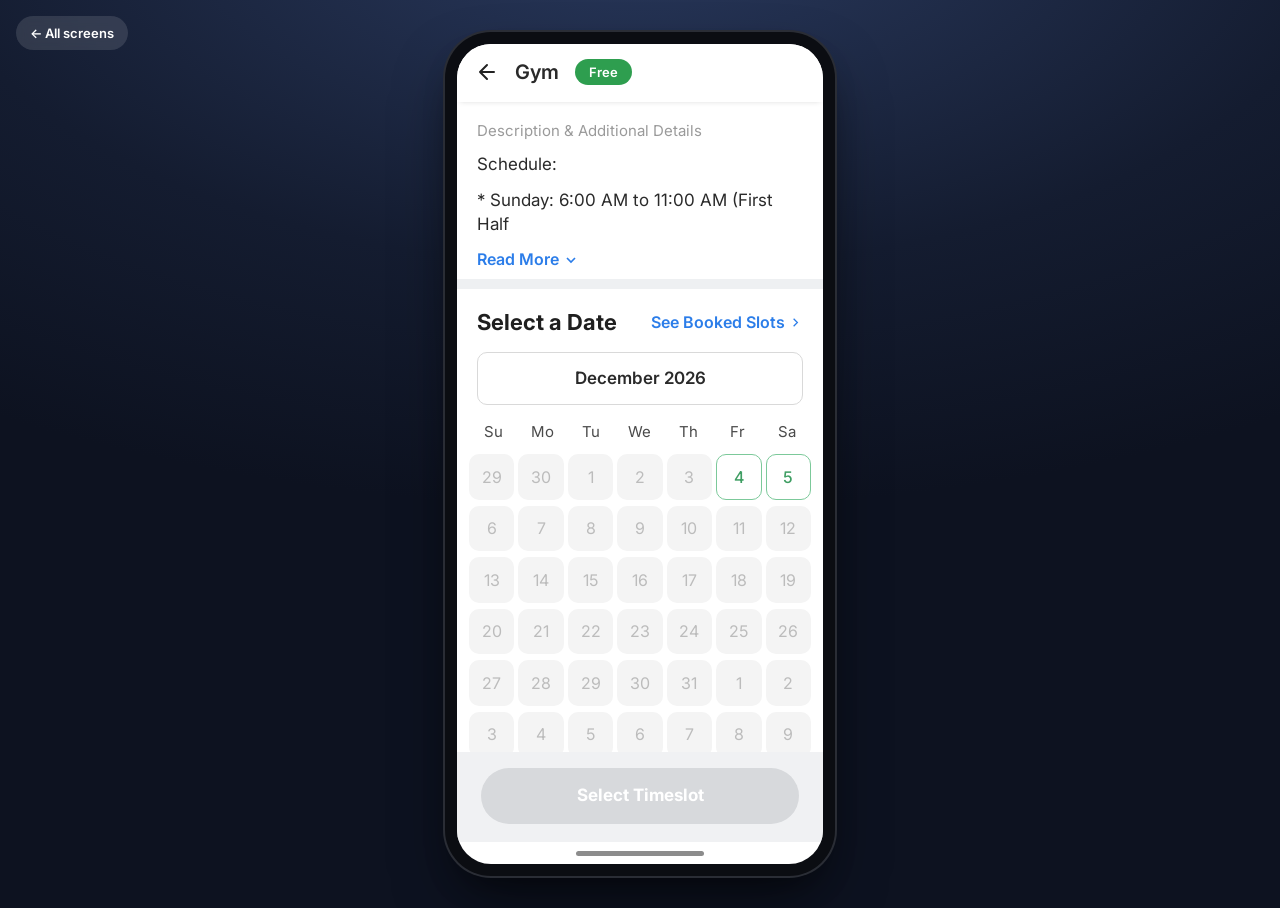
<file: screens/07_gym_date.html>
<!DOCTYPE html>
<html lang="en">
<head>
  <meta charset="UTF-8" />
  <meta name="viewport" content="width=device-width, initial-scale=1.0, viewport-fit=cover" />
  <title>MyGate — Gym · Select a Date</title>
  <link rel="manifest" href="../manifest.webmanifest" />
  <meta name="theme-color" content="#ffffff" />
  <meta name="apple-mobile-web-app-capable" content="yes" />
  <link rel="apple-touch-icon" href="../assets/img/logo.png" />
  <link href="https://fonts.googleapis.com/css2?family=Inter:wght@400;500;600;700;800&display=swap" rel="stylesheet" />
  <link rel="stylesheet" href="../assets/css/reset.css" />
  <link rel="stylesheet" href="../assets/css/phone.css" />
  <link rel="stylesheet" href="../assets/css/mygate.css" />
  <link rel="stylesheet" href="../assets/css/gym-date.css" />
</head>
<body>
  <a class="launcher-back" href="../index.html">← All screens</a>
  <div class="stage">
    <div class="phone">
      <div class="phone__screen" style="background:#fff;">
        <div class="appbar" id="backBar" data-nav="06_select_amenity.html">
          <svg class="appbar__back" viewBox="0 0 24 24" fill="none" stroke="#222" stroke-width="2" stroke-linecap="round" stroke-linejoin="round"><path d="M19 12H5M12 19l-7-7 7-7"/></svg>
          <span class="appbar__title" id="amenityTitle">Gym</span>
          <span class="pill-free">Free</span>
        </div>

        <div class="app">
          <div class="gym-desc">
            <div class="gym-desc__muted">Description &amp; Additional Details</div>
            <div class="gym-desc__label">Schedule:</div>
            <div class="gym-desc__line">* Sunday: 6:00 AM to 11:00 AM (First Half</div>
            <div class="link gym-desc__more">Read More <svg viewBox="0 0 24 24" fill="none" stroke="currentColor" stroke-width="2.5"><path d="M6 9l6 6 6-6"/></svg></div>
          </div>

          <div class="gym-divider"></div>

          <div class="cal-top">
            <span class="cal-top__title">Select a Date</span>
            <span class="link cal-top__link">See Booked Slots <svg viewBox="0 0 24 24" fill="none" stroke="currentColor" stroke-width="2"><path d="M9 18l6-6-6-6"/></svg></span>
          </div>

          <div class="cal-month" id="calMonth">&nbsp;</div>

          <div class="cal-weekdays">
            <span>Su</span><span>Mo</span><span>Tu</span><span>We</span><span>Th</span><span>Fr</span><span>Sa</span>
          </div>

          <div class="cal-grid" id="calGrid"></div>

          <p class="cal-hint">Only today &amp; tomorrow are available for booking.</p>
        </div>

        <div class="bottombar">
          <div class="btn-disabled" id="selectTimeslotBtn">Select Timeslot</div>
        </div>

        <div class="phone__home-indicator"></div>
      </div>
    </div>
  </div>
  <script src="../assets/js/pwa.js"></script>
  <script src="../assets/js/nav.js"></script>
  <script src="../assets/js/gym.js"></script>
</body>
</html>
</file>
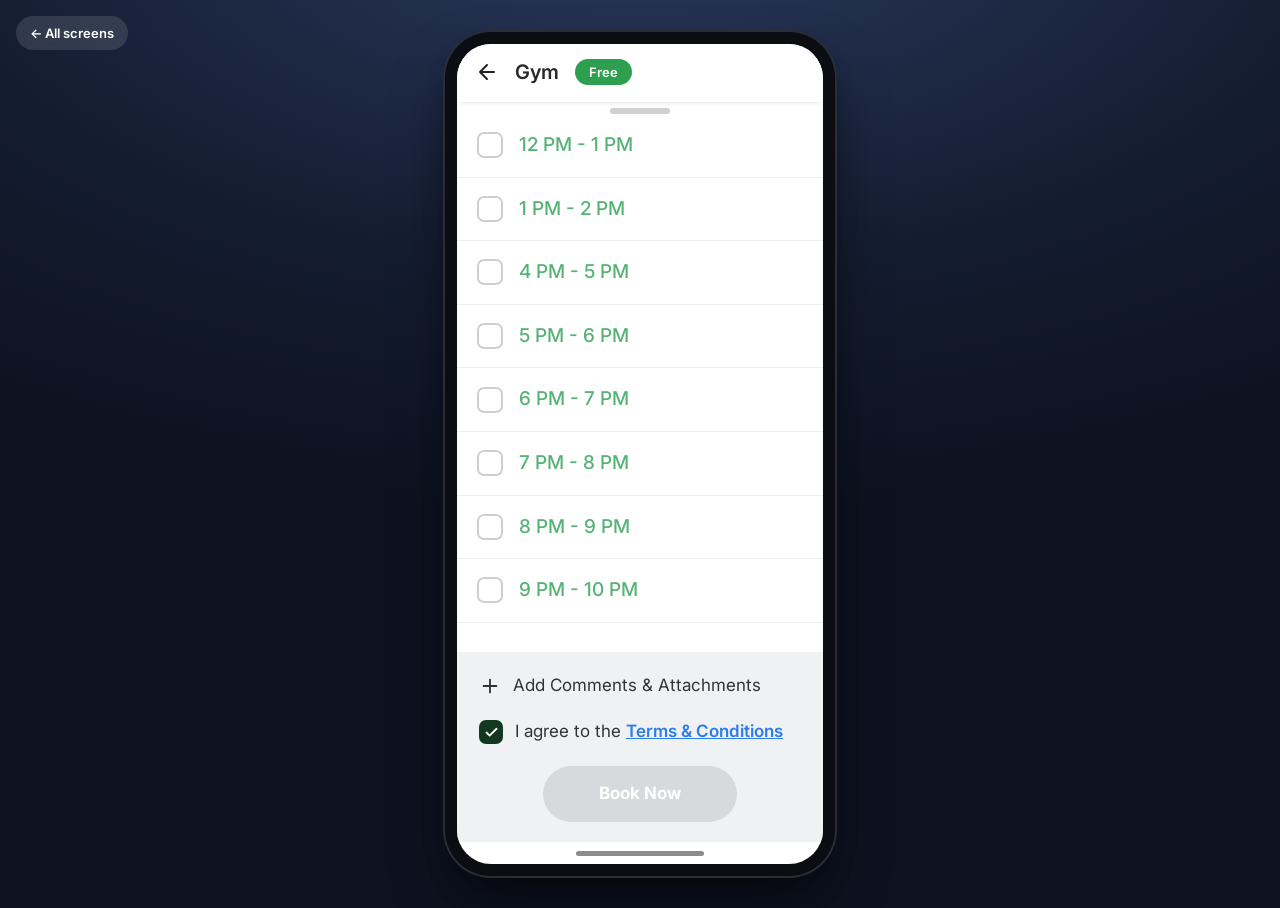
<file: screens/09_gym_timeslots.html>
<!DOCTYPE html>
<html lang="en">
<head>
  <meta charset="UTF-8" />
  <meta name="viewport" content="width=device-width, initial-scale=1.0, viewport-fit=cover" />
  <title>MyGate — Gym · Timeslots</title>
  <link rel="manifest" href="../manifest.webmanifest" />
  <meta name="theme-color" content="#ffffff" />
  <meta name="apple-mobile-web-app-capable" content="yes" />
  <link rel="apple-touch-icon" href="../assets/img/logo.png" />
  <link href="https://fonts.googleapis.com/css2?family=Inter:wght@400;500;600;700;800&display=swap" rel="stylesheet" />
  <link rel="stylesheet" href="../assets/css/reset.css" />
  <link rel="stylesheet" href="../assets/css/phone.css" />
  <link rel="stylesheet" href="../assets/css/mygate.css" />
  <style>
    .slot {
      display: flex;
      align-items: center;
      gap: 16px;
      padding: 18px 20px;
      border-bottom: 1px solid #ededed;
      cursor: pointer;
    }
    .slot__box {
      width: 26px;
      height: 26px;
      border-radius: 7px;
      border: 2px solid #cfcfcf;
      flex: 0 0 auto;
      display: flex;
      align-items: center;
      justify-content: center;
    }
    .slot__box svg { width: 16px; height: 16px; display: none; }
    .slot__box--checked { background: #14371f; border-color: #14371f; }
    .slot__box--checked svg { display: block; }
    .slot__time { font-size: 19px; color: #56b277; font-weight: 500; }
    .slot-capacity {
      padding: 4px 20px 16px 62px;
      color: #9b2c2c;
      font-size: 15px;
      border-bottom: 1px solid #ededed;
    }
    .booknow-panel {
      flex: 0 0 auto;
      background: #f0f1f3;
      padding: 22px 22px 20px;
      display: flex;
      flex-direction: column;
      gap: 22px;
    }
    .panel-row { display: flex; align-items: center; gap: 12px; font-size: 17px; color: #333; }
    .panel-row svg.plus { width: 22px; height: 22px; }
    .agree { cursor: pointer; }
    .agree-box {
      width: 24px; height: 24px; border-radius: 7px;
      border: 2px solid #cfcfcf;
      display: flex; align-items: center; justify-content: center; flex: 0 0 auto;
    }
    .agree-box svg { width: 15px; height: 15px; display: none; }
    .agree-box--checked { background: #14371f; border-color: #14371f; }
    .agree-box--checked svg { display: block; }
    .list-scrollhint { height: 6px; margin: 6px auto 0; width: 60px; border-radius: 3px; background: #d0d0d0; }
    #bookNowBtn { width: 60%; }
  </style>
</head>
<body>
  <a class="launcher-back" href="../index.html">← All screens</a>
  <div class="stage">
    <div class="phone">
      <div class="phone__screen" style="background:#fff;">
        <div class="appbar" id="backBar" data-nav="07_gym_date.html">
          <svg class="appbar__back" viewBox="0 0 24 24" fill="none" stroke="#222" stroke-width="2" stroke-linecap="round" stroke-linejoin="round"><path d="M19 12H5M12 19l-7-7 7-7"/></svg>
          <span class="appbar__title" id="amenityTitle">Gym</span>
          <span class="pill-free">Free</span>
        </div>

        <div class="app">
          <div class="list-scrollhint"></div>
          <div class="slot"><span class="slot__box"><svg viewBox="0 0 24 24" fill="none" stroke="#fff" stroke-width="3" stroke-linecap="round" stroke-linejoin="round"><path d="M20 6L9 17l-5-5"/></svg></span><span class="slot__time">12 PM - 1 PM</span></div>
          <div class="slot"><span class="slot__box"><svg viewBox="0 0 24 24" fill="none" stroke="#fff" stroke-width="3" stroke-linecap="round" stroke-linejoin="round"><path d="M20 6L9 17l-5-5"/></svg></span><span class="slot__time">1 PM - 2 PM</span></div>
          <div class="slot"><span class="slot__box"><svg viewBox="0 0 24 24" fill="none" stroke="#fff" stroke-width="3" stroke-linecap="round" stroke-linejoin="round"><path d="M20 6L9 17l-5-5"/></svg></span><span class="slot__time">4 PM - 5 PM</span></div>
          <div class="slot"><span class="slot__box"><svg viewBox="0 0 24 24" fill="none" stroke="#fff" stroke-width="3" stroke-linecap="round" stroke-linejoin="round"><path d="M20 6L9 17l-5-5"/></svg></span><span class="slot__time">5 PM - 6 PM</span></div>
          <div class="slot"><span class="slot__box"><svg viewBox="0 0 24 24" fill="none" stroke="#fff" stroke-width="3" stroke-linecap="round" stroke-linejoin="round"><path d="M20 6L9 17l-5-5"/></svg></span><span class="slot__time">6 PM - 7 PM</span></div>
          <div class="slot"><span class="slot__box"><svg viewBox="0 0 24 24" fill="none" stroke="#fff" stroke-width="3" stroke-linecap="round" stroke-linejoin="round"><path d="M20 6L9 17l-5-5"/></svg></span><span class="slot__time">7 PM - 8 PM</span></div>
          <div class="slot"><span class="slot__box"><svg viewBox="0 0 24 24" fill="none" stroke="#fff" stroke-width="3" stroke-linecap="round" stroke-linejoin="round"><path d="M20 6L9 17l-5-5"/></svg></span><span class="slot__time">8 PM - 9 PM</span></div>
          <div class="slot"><span class="slot__box"><svg viewBox="0 0 24 24" fill="none" stroke="#fff" stroke-width="3" stroke-linecap="round" stroke-linejoin="round"><path d="M20 6L9 17l-5-5"/></svg></span><span class="slot__time">9 PM - 10 PM</span></div>
        </div>

        <div class="booknow-panel">
          <div class="panel-row">
            <svg class="plus" viewBox="0 0 24 24" fill="none" stroke="#333" stroke-width="2" stroke-linecap="round"><path d="M12 5v14M5 12h14"/></svg>
            <span>Add Comments &amp; Attachments</span>
          </div>
          <div class="panel-row agree" id="agreeRow">
            <span class="agree-box agree-box--checked" id="agreeBox">
              <svg viewBox="0 0 24 24" fill="none" stroke="#fff" stroke-width="3" stroke-linecap="round" stroke-linejoin="round"><path d="M20 6L9 17l-5-5"/></svg>
            </span>
            <span>I agree to the <span class="link" style="text-decoration:underline;">Terms &amp; Conditions</span></span>
          </div>
          <div class="btn-disabled" id="bookNowBtn">Book Now</div>
        </div>

        <div class="phone__home-indicator"></div>
      </div>
    </div>
  </div>
  <script src="../assets/js/pwa.js"></script>
  <script src="../assets/js/nav.js"></script>
  <script src="../assets/js/bookings.js"></script>
  <script src="../assets/js/timeslots.js"></script>
</body>
</html>
</file>
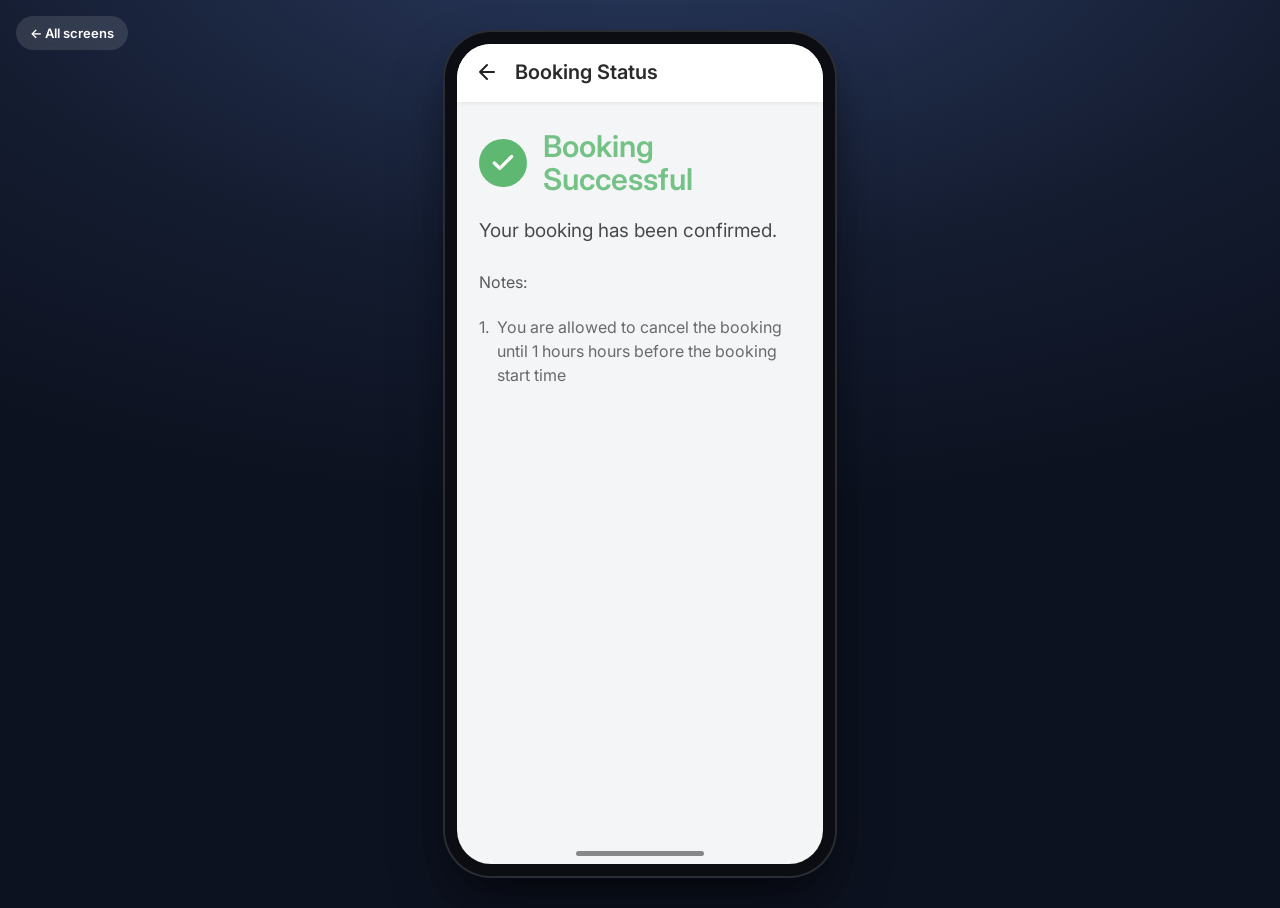
<file: screens/10_booking_success.html>
<!DOCTYPE html>
<html lang="en">
<head>
  <meta charset="UTF-8" />
  <meta name="viewport" content="width=device-width, initial-scale=1.0" />
  <title>MyGate — Booking Successful</title>
  <link href="https://fonts.googleapis.com/css2?family=Inter:wght@400;500;600;700;800&display=swap" rel="stylesheet" />
  <link rel="manifest" href="../manifest.webmanifest" />
  <meta name="theme-color" content="#ffffff" />
  <meta name="apple-mobile-web-app-capable" content="yes" />
  <link rel="apple-touch-icon" href="../assets/img/logo.png" />
  <link rel="stylesheet" href="../assets/css/reset.css" />
  <link rel="stylesheet" href="../assets/css/phone.css" />
  <link rel="stylesheet" href="../assets/css/mygate.css" />
  <style>
    .success {
      padding: 28px 22px;
      display: flex;
      flex-direction: column;
      gap: 22px;
    }
    .success__head {
      display: flex;
      align-items: center;
      gap: 16px;
    }
    .success__check {
      width: 48px;
      height: 48px;
      border-radius: 50%;
      background: #5fb871;
      display: flex;
      align-items: center;
      justify-content: center;
      flex: 0 0 auto;
    }
    .success__check svg { width: 26px; height: 26px; }
    .success__title {
      font-size: 30px;
      font-weight: 600;
      color: #74c285;
      line-height: 1.1;
    }
    .success__sub {
      font-size: 19px;
      color: #4a4a4a;
    }
    .success__notes-label {
      font-size: 16px;
      color: #5a5a5a;
      margin-top: 4px;
    }
    .success__note {
      display: flex;
      gap: 8px;
      font-size: 16px;
      color: #6a6a6a;
      line-height: 1.5;
    }
  </style>
</head>
<body>
  <a class="launcher-back" href="../index.html">← All screens</a>
  <div class="stage">
    <div class="phone">
      <div class="phone__screen">
        <div class="appbar" data-nav="02_home.html">
          <svg class="appbar__back" viewBox="0 0 24 24" fill="none" stroke="#222" stroke-width="2" stroke-linecap="round" stroke-linejoin="round"><path d="M19 12H5M12 19l-7-7 7-7"/></svg>
          <span class="appbar__title">Booking Status</span>
        </div>

        <div class="app">
          <div class="success">
            <div class="success__head">
              <span class="success__check">
                <svg viewBox="0 0 24 24" fill="none" stroke="#fff" stroke-width="3" stroke-linecap="round" stroke-linejoin="round"><path d="M20 6L9 17l-5-5"/></svg>
              </span>
              <span class="success__title">Booking<br />Successful</span>
            </div>
            <div class="success__sub">Your booking has been confirmed.</div>
            <div class="success__notes-label">Notes:</div>
            <div class="success__note"><span>1.</span><span>You are allowed to cancel the booking until 1 hours hours before the booking start time</span></div>
          </div>
        </div>

        <div class="phone__home-indicator"></div>
      </div>
    </div>
  </div>
  <script src="../assets/js/pwa.js"></script>
  <script src="../assets/js/nav.js"></script>
</body>
</html>
</file>
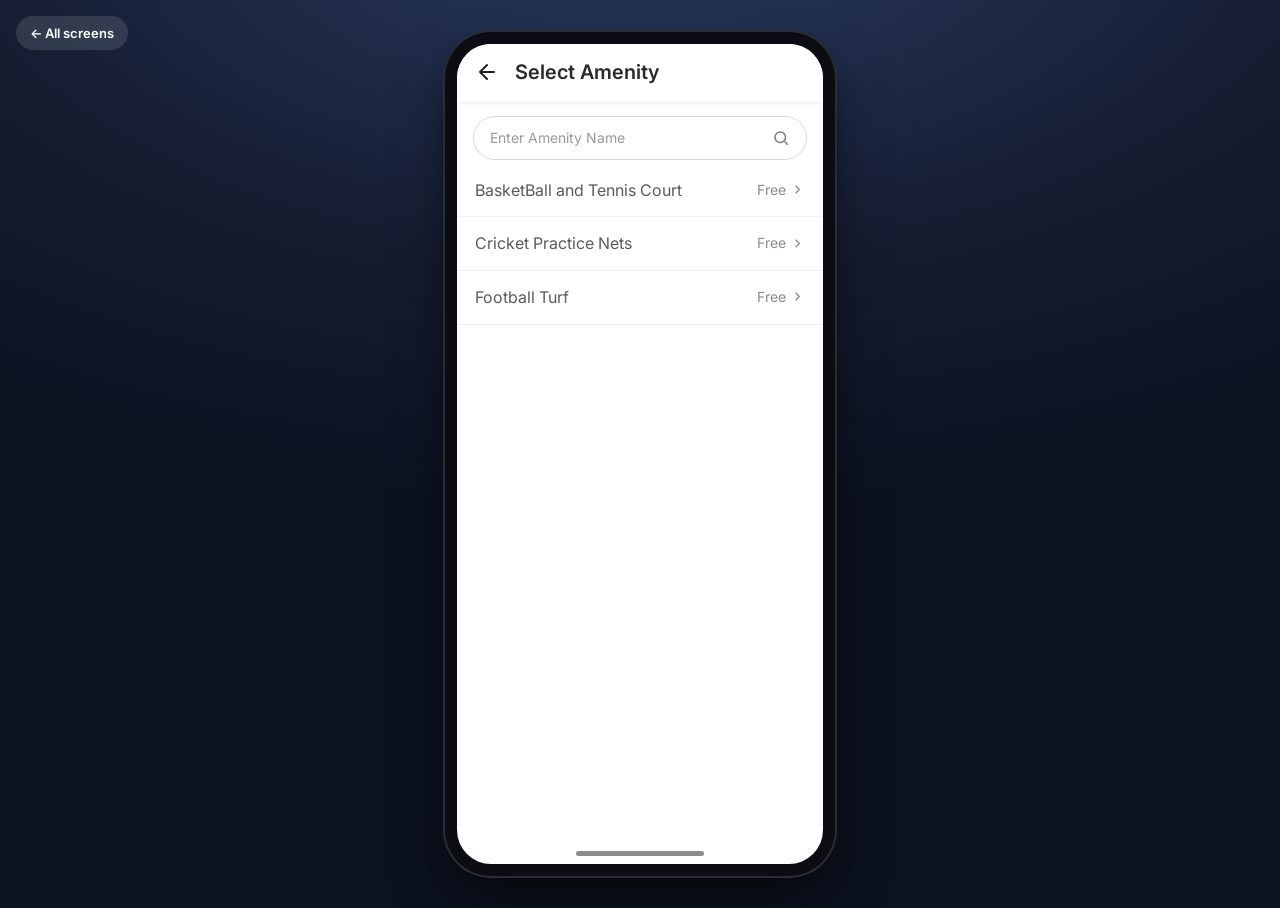
<file: screens/11_outdoor_games.html>
<!DOCTYPE html>
<html lang="en">
<head>
  <meta charset="UTF-8" />
  <meta name="viewport" content="width=device-width, initial-scale=1.0, viewport-fit=cover" />
  <title>MyGate — Select Amenity</title>
  <link rel="manifest" href="../manifest.webmanifest" />
  <meta name="theme-color" content="#ffffff" />
  <meta name="apple-mobile-web-app-capable" content="yes" />
  <link rel="apple-touch-icon" href="../assets/img/logo.png" />
  <link href="https://fonts.googleapis.com/css2?family=Inter:wght@400;500;600;700;800&display=swap" rel="stylesheet" />
  <link rel="stylesheet" href="../assets/css/reset.css" />
  <link rel="stylesheet" href="../assets/css/phone.css" />
  <link rel="stylesheet" href="../assets/css/mygate.css" />
</head>
<body>
  <a class="launcher-back" href="../index.html">← All screens</a>
  <div class="stage">
    <div class="phone">
      <div class="phone__screen" style="background:#fff;">
        <div class="appbar" data-nav="05_choose_location.html">
          <svg class="appbar__back" viewBox="0 0 24 24" fill="none" stroke="#222" stroke-width="2" stroke-linecap="round" stroke-linejoin="round"><path d="M19 12H5M12 19l-7-7 7-7"/></svg>
          <span class="appbar__title">Select Amenity</span>
        </div>

        <div class="app">
          <div class="am-search">
            <input type="text" placeholder="Enter Amenity Name" />
            <svg viewBox="0 0 24 24" fill="none" stroke="currentColor" stroke-width="2"><circle cx="11" cy="11" r="7"/><path d="M21 21l-4.3-4.3"/></svg>
          </div>

          <div class="amenity-row" data-nav="07_gym_date.html?from=11_outdoor_games.html&amenity=BasketBall%20and%20Tennis%20Court">
            <span class="amenity-row__name">BasketBall and Tennis Court</span>
            <span class="amenity-row__right">Free <svg viewBox="0 0 24 24" fill="none" stroke="currentColor" stroke-width="2"><path d="M9 18l6-6-6-6"/></svg></span>
          </div>
          <div class="amenity-row" data-nav="07_gym_date.html?from=11_outdoor_games.html&amenity=Cricket%20Practice%20Nets">
            <span class="amenity-row__name">Cricket Practice Nets</span>
            <span class="amenity-row__right">Free <svg viewBox="0 0 24 24" fill="none" stroke="currentColor" stroke-width="2"><path d="M9 18l6-6-6-6"/></svg></span>
          </div>
          <div class="amenity-row" data-nav="07_gym_date.html?from=11_outdoor_games.html&amenity=Football%20Turf">
            <span class="amenity-row__name">Football Turf</span>
            <span class="amenity-row__right">Free <svg viewBox="0 0 24 24" fill="none" stroke="currentColor" stroke-width="2"><path d="M9 18l6-6-6-6"/></svg></span>
          </div>
        </div>

        <div class="phone__home-indicator"></div>
      </div>
    </div>
  </div>
  <script src="../assets/js/pwa.js"></script>
  <script src="../assets/js/nav.js"></script>
</body>
</html>
</file>
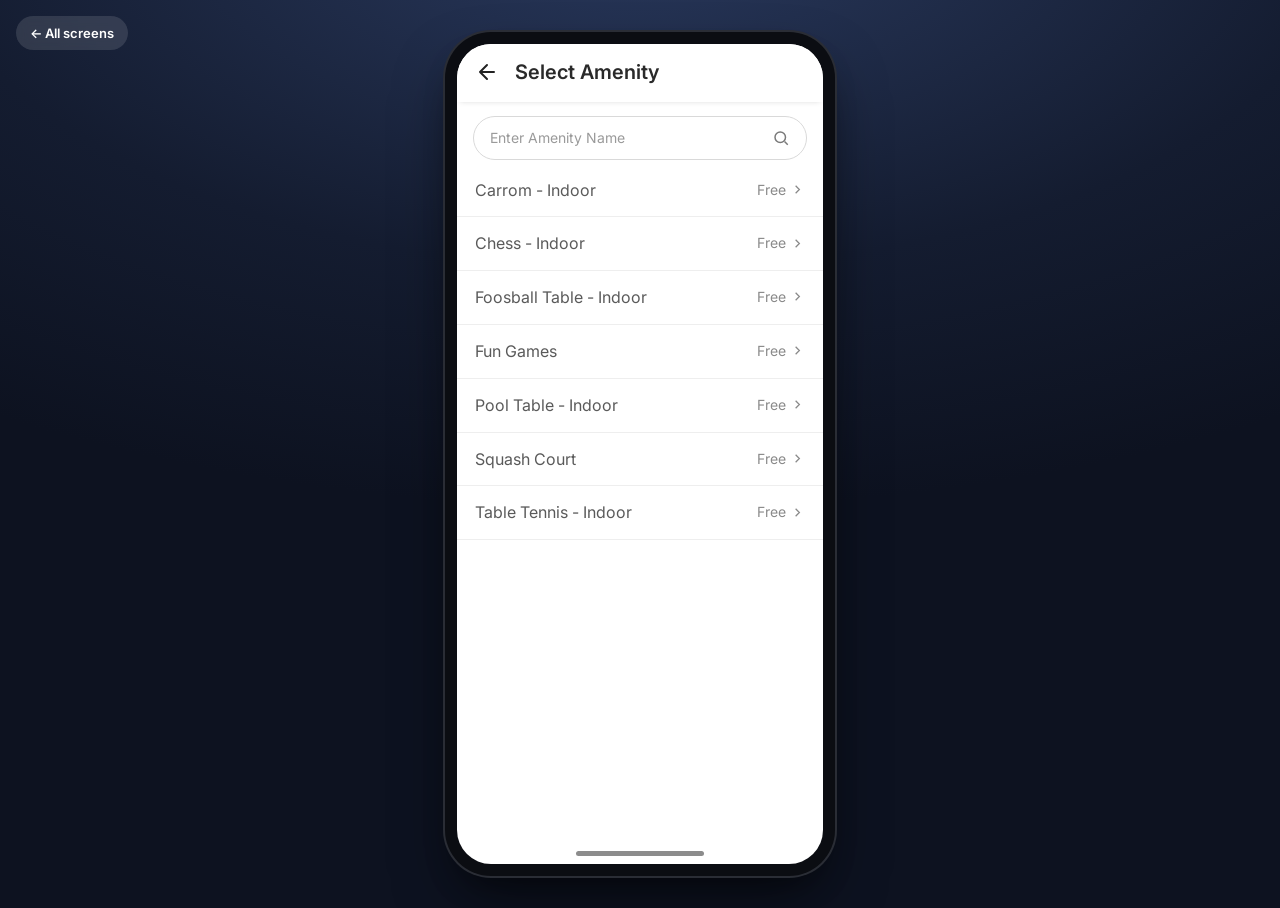
<file: screens/12_indoor_games.html>
<!DOCTYPE html>
<html lang="en">
<head>
  <meta charset="UTF-8" />
  <meta name="viewport" content="width=device-width, initial-scale=1.0, viewport-fit=cover" />
  <title>MyGate — Select Amenity</title>
  <link rel="manifest" href="../manifest.webmanifest" />
  <meta name="theme-color" content="#ffffff" />
  <meta name="apple-mobile-web-app-capable" content="yes" />
  <link rel="apple-touch-icon" href="../assets/img/logo.png" />
  <link href="https://fonts.googleapis.com/css2?family=Inter:wght@400;500;600;700;800&display=swap" rel="stylesheet" />
  <link rel="stylesheet" href="../assets/css/reset.css" />
  <link rel="stylesheet" href="../assets/css/phone.css" />
  <link rel="stylesheet" href="../assets/css/mygate.css" />
</head>
<body>
  <a class="launcher-back" href="../index.html">← All screens</a>
  <div class="stage">
    <div class="phone">
      <div class="phone__screen" style="background:#fff;">
        <div class="appbar" data-nav="05_choose_location.html">
          <svg class="appbar__back" viewBox="0 0 24 24" fill="none" stroke="#222" stroke-width="2" stroke-linecap="round" stroke-linejoin="round"><path d="M19 12H5M12 19l-7-7 7-7"/></svg>
          <span class="appbar__title">Select Amenity</span>
        </div>

        <div class="app">
          <div class="am-search">
            <input type="text" placeholder="Enter Amenity Name" />
            <svg viewBox="0 0 24 24" fill="none" stroke="currentColor" stroke-width="2"><circle cx="11" cy="11" r="7"/><path d="M21 21l-4.3-4.3"/></svg>
          </div>

          <div class="amenity-row" data-nav="07_gym_date.html?from=12_indoor_games.html&amenity=Carrom%20-%20Indoor">
            <span class="amenity-row__name">Carrom - Indoor</span>
            <span class="amenity-row__right">Free <svg viewBox="0 0 24 24" fill="none" stroke="currentColor" stroke-width="2"><path d="M9 18l6-6-6-6"/></svg></span>
          </div>
          <div class="amenity-row" data-nav="07_gym_date.html?from=12_indoor_games.html&amenity=Chess%20-%20Indoor">
            <span class="amenity-row__name">Chess - Indoor</span>
            <span class="amenity-row__right">Free <svg viewBox="0 0 24 24" fill="none" stroke="currentColor" stroke-width="2"><path d="M9 18l6-6-6-6"/></svg></span>
          </div>
          <div class="amenity-row" data-nav="07_gym_date.html?from=12_indoor_games.html&amenity=Foosball%20Table%20-%20Indoor">
            <span class="amenity-row__name">Foosball Table - Indoor</span>
            <span class="amenity-row__right">Free <svg viewBox="0 0 24 24" fill="none" stroke="currentColor" stroke-width="2"><path d="M9 18l6-6-6-6"/></svg></span>
          </div>
          <div class="amenity-row" data-nav="07_gym_date.html?from=12_indoor_games.html&amenity=Fun%20Games">
            <span class="amenity-row__name">Fun Games</span>
            <span class="amenity-row__right">Free <svg viewBox="0 0 24 24" fill="none" stroke="currentColor" stroke-width="2"><path d="M9 18l6-6-6-6"/></svg></span>
          </div>
          <div class="amenity-row" data-nav="07_gym_date.html?from=12_indoor_games.html&amenity=Pool%20Table%20-%20Indoor">
            <span class="amenity-row__name">Pool Table - Indoor</span>
            <span class="amenity-row__right">Free <svg viewBox="0 0 24 24" fill="none" stroke="currentColor" stroke-width="2"><path d="M9 18l6-6-6-6"/></svg></span>
          </div>
          <div class="amenity-row" data-nav="07_gym_date.html?from=12_indoor_games.html&amenity=Squash%20Court">
            <span class="amenity-row__name">Squash Court</span>
            <span class="amenity-row__right">Free <svg viewBox="0 0 24 24" fill="none" stroke="currentColor" stroke-width="2"><path d="M9 18l6-6-6-6"/></svg></span>
          </div>
          <div class="amenity-row" data-nav="07_gym_date.html?from=12_indoor_games.html&amenity=Table%20Tennis%20-%20Indoor">
            <span class="amenity-row__name">Table Tennis - Indoor</span>
            <span class="amenity-row__right">Free <svg viewBox="0 0 24 24" fill="none" stroke="currentColor" stroke-width="2"><path d="M9 18l6-6-6-6"/></svg></span>
          </div>
        </div>

        <div class="phone__home-indicator"></div>
      </div>
    </div>
  </div>
  <script src="../assets/js/pwa.js"></script>
  <script src="../assets/js/nav.js"></script>
</body>
</html>
</file>
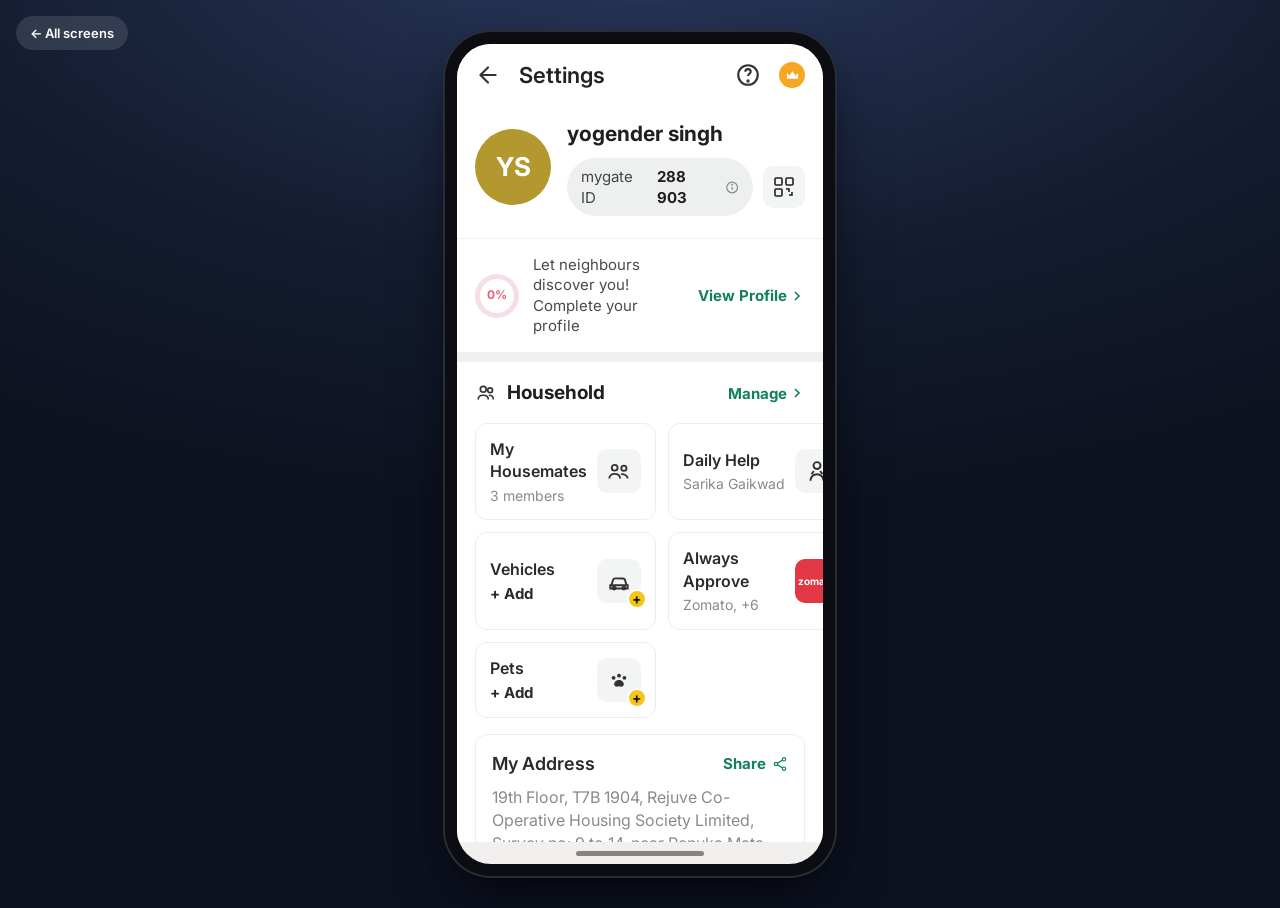
<file: screens/13_settings.html>
<!DOCTYPE html>
<html lang="en">
<head>
  <meta charset="UTF-8" />
  <meta name="viewport" content="width=device-width, initial-scale=1.0, viewport-fit=cover" />
  <title>MyGate — Settings</title>
  <link rel="manifest" href="../manifest.webmanifest" />
  <meta name="theme-color" content="#ffffff" />
  <meta name="apple-mobile-web-app-capable" content="yes" />
  <link rel="apple-touch-icon" href="../assets/img/logo.png" />
  <link href="https://fonts.googleapis.com/css2?family=Inter:wght@400;500;600;700;800&display=swap" rel="stylesheet" />
  <link rel="stylesheet" href="../assets/css/reset.css" />
  <link rel="stylesheet" href="../assets/css/phone.css" />
  <link rel="stylesheet" href="../assets/css/mygate.css" />
  <style>
    .set-screen { background: #f1f0ee; }

    .set-appbar {
      display: flex;
      align-items: center;
      gap: 18px;
      padding: 16px 18px;
      background: #fff;
    }
    .set-appbar__title { font-size: 22px; font-weight: 600; color: #222; flex: 1; }
    .set-appbar__ic { width: 26px; height: 26px; color: #333; flex: 0 0 auto; }
    .set-appbar__coin {
      width: 26px; height: 26px; border-radius: 50%;
      background: #f5a623; flex: 0 0 auto;
      display: flex; align-items: center; justify-content: center;
    }
    .set-appbar__coin svg { width: 15px; height: 15px; }

    /* Profile block */
    .prof {
      background: #fff;
      display: flex;
      align-items: center;
      gap: 16px;
      padding: 12px 18px 22px;
    }
    .prof__avatar {
      width: 76px; height: 76px; border-radius: 50%;
      background: #b3982f; color: #fff; flex: 0 0 auto;
      display: flex; align-items: center; justify-content: center;
      font-size: 26px; font-weight: 700;
    }
    .prof__right { flex: 1; min-width: 0; }
    .prof__name { font-size: 21px; font-weight: 700; color: #1f1f1f; margin-bottom: 10px; }
    .prof__idrow { display: flex; align-items: center; gap: 10px; }
    .prof__id {
      display: inline-flex; align-items: center; gap: 8px;
      background: #eef0f0; border-radius: 999px;
      padding: 8px 14px; font-size: 15px; color: #444;
    }
    .prof__id b { color: #1f1f1f; font-weight: 700; }
    .prof__id svg { width: 15px; height: 15px; color: #8a8a8a; }
    .prof__qr {
      width: 42px; height: 42px; border-radius: 10px;
      background: #f3f4f4; flex: 0 0 auto;
      display: flex; align-items: center; justify-content: center;
    }
    .prof__qr svg { width: 24px; height: 24px; color: #222; }

    /* Complete-profile strip */
    .complete {
      background: #fff;
      border-top: 1px solid #f0f0f0;
      display: flex; align-items: center; gap: 14px;
      padding: 16px 18px;
    }
    .ring {
      width: 44px; height: 44px; border-radius: 50%; flex: 0 0 auto;
      background: conic-gradient(#e8607a 0 0%, #f4dfe4 0% 100%);
      display: flex; align-items: center; justify-content: center;
    }
    .ring__inner {
      width: 34px; height: 34px; border-radius: 50%; background: #fff;
      display: flex; align-items: center; justify-content: center;
      font-size: 12px; font-weight: 700; color: #e8607a;
    }
    .complete__txt { flex: 1; font-size: 15px; color: #4a4a4a; line-height: 1.35; }
    .complete__link { color: #12805c; font-weight: 700; font-size: 15px; display: inline-flex; align-items: center; gap: 2px; white-space: nowrap; }
    .complete__link svg { width: 16px; height: 16px; }

    /* Update banner */
    .update {
      background: #fff; margin-top: 10px;
      display: flex; align-items: center; gap: 14px;
      padding: 18px;
    }
    .update svg.phone-ic { width: 30px; height: 30px; color: #333; flex: 0 0 auto; }
    .update__txt { flex: 1; font-size: 17px; font-weight: 700; color: #1f1f1f; }
    .update__btn {
      background: #f7d000; color: #1a1a1a;
      padding: 12px 26px; border-radius: 999px;
      font-size: 16px; font-weight: 700;
    }

    /* Sections */
    .section { background: #fff; margin-top: 10px; padding: 18px; }
    .section__head { display: flex; align-items: center; justify-content: space-between; margin-bottom: 16px; }
    .section__title { display: inline-flex; align-items: center; gap: 10px; font-size: 19px; font-weight: 700; color: #1f1f1f; }
    .section__title svg { width: 22px; height: 22px; color: #333; }
    .section__link { color: #12805c; font-weight: 700; font-size: 15px; display: inline-flex; align-items: center; gap: 2px; }
    .section__link svg { width: 16px; height: 16px; }

    /* Household grid */
    .hh-grid { display: grid; grid-template-columns: 1fr 1fr; gap: 12px; }
    .hh-tile {
      border: 1px solid #ededed; border-radius: 12px;
      padding: 14px; display: flex; align-items: center; justify-content: space-between; gap: 10px;
    }
    .hh-tile__label { min-width: 0; }
    .hh-tile__t { font-size: 16px; font-weight: 600; color: #2a2a2a; }
    .hh-tile__s { font-size: 14px; color: #8a8a8a; margin-top: 3px; white-space: nowrap; overflow: hidden; text-overflow: ellipsis; }
    .hh-tile__add { font-size: 15px; font-weight: 700; color: #2a2a2a; margin-top: 3px; }
    .hh-ic {
      position: relative; width: 44px; height: 44px; border-radius: 10px;
      background: #f3f4f4; flex: 0 0 auto;
      display: flex; align-items: center; justify-content: center;
    }
    .hh-ic svg { width: 26px; height: 26px; color: #333; }
    .hh-ic--brand { background: #e23744; }
    .hh-brand { color: #fff; font-size: 10px; font-weight: 700; letter-spacing: 0.2px; }
    .hh-ic__plus {
      position: absolute; right: -6px; bottom: -6px;
      width: 20px; height: 20px; border-radius: 50%;
      background: #f5c518; color: #1a1a1a; border: 2px solid #fff;
      display: flex; align-items: center; justify-content: center; font-size: 14px; font-weight: 700;
    }

    /* Address */
    .addr { border: 1px solid #ededed; border-radius: 12px; padding: 16px; margin-top: 16px; }
    .addr__head { display: flex; align-items: center; justify-content: space-between; margin-bottom: 10px; }
    .addr__title { font-size: 18px; font-weight: 600; color: #2a2a2a; }
    .addr__share { color: #12805c; font-weight: 700; font-size: 15px; display: inline-flex; align-items: center; gap: 6px; }
    .addr__share svg { width: 16px; height: 16px; }
    .addr__body { font-size: 16px; color: #8a8a8a; line-height: 1.45; }

    .set-section-title { padding: 20px 18px 10px; font-size: 20px; font-weight: 700; color: #9a9a9a; }
    .notif {
      background: #ece8e2; margin: 0;
      display: flex; align-items: center; justify-content: space-between;
      padding: 18px;
    }
    .notif__t { font-size: 17px; font-weight: 600; color: #2a2a2a; }
    .notif__link { color: #12805c; font-weight: 700; font-size: 15px; display: inline-flex; align-items: center; gap: 2px; }
    .notif__link svg { width: 16px; height: 16px; }

    .npref {
      background: #fff; margin: 0 0 24px;
      display: flex; align-items: center; justify-content: space-between;
      padding: 18px;
    }
    .npref__left { display: inline-flex; align-items: center; gap: 14px; font-size: 17px; font-weight: 600; color: #2a2a2a; }
    .npref__left svg { width: 24px; height: 24px; color: #333; }
    .npref__chev { width: 20px; height: 20px; color: #8a8a8a; }

    /* Switch link hidden — tap the avatar to change profile. */
    .prof__switch { display: none; }
    .prof__avatar { cursor: pointer; }

    /* Profile switch bottom sheet */
    .psheet-backdrop {
      position: absolute; inset: 0; background: rgba(0, 0, 0, 0.45);
      z-index: 60; display: none;
    }
    .psheet-backdrop.open { display: block; }
    .psheet {
      position: absolute; left: 0; right: 0; bottom: 0;
      background: #fff; border-radius: 16px 16px 0 0; z-index: 61;
      transform: translateY(100%); transition: transform 0.25s ease;
    }
    .psheet.open { transform: translateY(0); }
    .psheet__head {
      display: flex; align-items: center; justify-content: space-between;
      padding: 18px; border-bottom: 1px solid #eee;
    }
    .psheet__title { font-size: 18px; font-weight: 700; color: #1f1f1f; }
    .psheet__close { font-size: 22px; line-height: 1; color: #666; cursor: pointer; padding: 0 4px; }
    .psheet__item {
      display: flex; align-items: center; gap: 14px;
      padding: 16px 18px; border-bottom: 1px solid #f2f2f2; cursor: pointer;
    }
    .psheet__item:last-child { border-bottom: none; }
    .psheet__item--active { background: #f6faf8; }
    .psheet__av {
      width: 44px; height: 44px; border-radius: 50%; color: #fff; flex: 0 0 auto;
      display: flex; align-items: center; justify-content: center; font-weight: 700;
    }
    .psheet__meta { display: flex; flex-direction: column; flex: 1; min-width: 0; }
    .psheet__name { font-size: 17px; font-weight: 600; color: #1f1f1f; }
    .psheet__id { font-size: 13px; color: #8a8a8a; }
    .psheet__check { width: 22px; height: 22px; color: #12805c; flex: 0 0 auto; }
  </style>
</head>
<body>
  <a class="launcher-back" href="../index.html">← All screens</a>
  <div class="stage">
    <div class="phone">
      <div class="phone__screen set-screen">
        <div class="set-appbar">
          <svg class="set-appbar__ic" data-nav="02_home.html" viewBox="0 0 24 24" fill="none" stroke="currentColor" stroke-width="2" stroke-linecap="round" stroke-linejoin="round"><path d="M19 12H5M12 19l-7-7 7-7"/></svg>
          <span class="set-appbar__title">Settings</span>
          <svg class="set-appbar__ic" viewBox="0 0 24 24" fill="none" stroke="currentColor" stroke-width="2"><circle cx="12" cy="12" r="9"/><path d="M9.5 9a2.5 2.5 0 015 0c0 1.7-2.5 2-2.5 4"/><circle cx="12" cy="17.5" r="0.6" fill="currentColor"/></svg>
          <span class="set-appbar__coin"><svg viewBox="0 0 24 24" fill="#fff"><path d="M3 8l4 4 5-7 5 7 4-4v9H3z"/></svg></span>
        </div>

        <div class="app">
          <div class="prof">
            <span class="prof__avatar" id="profAvatar"><span id="profInitials">YS</span></span>
            <div class="prof__right">
              <div class="prof__name" id="profName">yogender singh</div>
              <div class="prof__idrow">
                <span class="prof__id">mygate ID <b id="profId">288 903</b>
                  <svg viewBox="0 0 24 24" fill="none" stroke="currentColor" stroke-width="2"><circle cx="12" cy="12" r="9"/><path d="M12 11v5"/><circle cx="12" cy="7.5" r="0.6" fill="currentColor"/></svg>
                </span>
                <span class="prof__qr">
                  <svg viewBox="0 0 24 24" fill="none" stroke="currentColor" stroke-width="1.6"><rect x="3" y="3" width="7" height="7" rx="1"/><rect x="14" y="3" width="7" height="7" rx="1"/><rect x="3" y="14" width="7" height="7" rx="1"/><path d="M14 14h3v3M20 14v.01M14 20h.01M17 20h3v-3"/></svg>
                </span>
              </div>
              <span class="prof__switch" id="switchProfile">
                <svg viewBox="0 0 24 24" fill="none" stroke="currentColor" stroke-width="2" stroke-linecap="round" stroke-linejoin="round"><path d="M17 4l3 3-3 3"/><path d="M20 7H8a4 4 0 00-4 4"/><path d="M7 20l-3-3 3-3"/><path d="M4 17h12a4 4 0 004-4"/></svg>
                Switch profile
              </span>
            </div>
          </div>

          <div class="complete">
            <span class="ring" id="ring"><span class="ring__inner" id="ringInner">0%</span></span>
            <span class="complete__txt">Let neighbours discover you!<br />Complete your profile</span>
            <span class="complete__link">View Profile <svg viewBox="0 0 24 24" fill="none" stroke="currentColor" stroke-width="2.5"><path d="M9 6l6 6-6 6"/></svg></span>
          </div>

          <div class="section">
            <div class="section__head">
              <span class="section__title">
                <svg viewBox="0 0 24 24" fill="none" stroke="currentColor" stroke-width="1.8"><circle cx="9" cy="8" r="3.2"/><circle cx="16.5" cy="9" r="2.6"/><path d="M3.5 19c0-3 2.6-4.5 5.5-4.5s5.5 1.5 5.5 4.5M15 14.5c2.6 0 5 1.3 5 4.5"/></svg>
                Household
              </span>
              <span class="section__link">Manage <svg viewBox="0 0 24 24" fill="none" stroke="currentColor" stroke-width="2.5"><path d="M9 6l6 6-6 6"/></svg></span>
            </div>

            <div class="hh-grid">
              <div class="hh-tile">
                <span class="hh-tile__label">
                  <div class="hh-tile__t">My Housemates</div>
                  <div class="hh-tile__s" id="hhHousemates">3 members</div>
                </span>
                <span class="hh-ic">
                  <svg viewBox="0 0 24 24" fill="none" stroke="currentColor" stroke-width="1.7"><circle cx="8" cy="9" r="2.7"/><path d="M3 19c0-2.8 2.2-4.3 5-4.3s5 1.5 5 4.3"/><circle cx="16.5" cy="9.5" r="2.4"/><path d="M14 15c2.3-.3 6 .8 6 4"/></svg>
                </span>
              </div>

              <div class="hh-tile">
                <span class="hh-tile__label">
                  <div class="hh-tile__t">Daily Help</div>
                  <div class="hh-tile__s" id="hhDailyHelp">Sarika Gaikwad</div>
                </span>
                <span class="hh-ic">
                  <svg viewBox="0 0 24 24" fill="none" stroke="currentColor" stroke-width="1.8"><circle cx="12" cy="7" r="3.2"/><path d="M6 21c0-3.6 2.7-6 6-6s6 2.4 6 6"/><path d="M9 12l-2 3M15 12l2 3"/></svg>
                  <span class="hh-ic__plus">+</span>
                </span>
              </div>

              <div class="hh-tile">
                <span class="hh-tile__label">
                  <div class="hh-tile__t">Vehicles</div>
                  <div class="hh-tile__add">+ Add</div>
                </span>
                <span class="hh-ic">
                  <svg viewBox="0 0 24 24" fill="none" stroke="currentColor" stroke-width="1.8"><path d="M5 16l1.5-5A2 2 0 018.4 9.6h7.2a2 2 0 011.9 1.4L19 16"/><path d="M4 16h16v3H4z"/><circle cx="7.5" cy="18.5" r="1.3"/><circle cx="16.5" cy="18.5" r="1.3"/></svg>
                  <span class="hh-ic__plus">+</span>
                </span>
              </div>

              <div class="hh-tile">
                <span class="hh-tile__label">
                  <div class="hh-tile__t">Always Approve</div>
                  <div class="hh-tile__s" id="hhAlwaysApprove">Zomato, +6</div>
                </span>
                <span class="hh-ic hh-ic--brand">
                  <span class="hh-brand">zomato</span>
                  <span class="hh-ic__plus">+</span>
                </span>
              </div>

              <div class="hh-tile">
                <span class="hh-tile__label">
                  <div class="hh-tile__t">Pets</div>
                  <div class="hh-tile__add">+ Add</div>
                </span>
                <span class="hh-ic">
                  <svg viewBox="0 0 24 24" fill="currentColor"><circle cx="7" cy="10" r="1.8"/><circle cx="12" cy="8" r="1.8"/><circle cx="17" cy="10" r="1.8"/><path d="M12 12c-2.4 0-4.5 1.9-4.5 4 0 1.4 1.1 2.2 2.4 2.2.9 0 1.4-.4 2.1-.4s1.2.4 2.1.4c1.3 0 2.4-.8 2.4-2.2 0-2.1-2.1-4-4.5-4z"/></svg>
                  <span class="hh-ic__plus">+</span>
                </span>
              </div>
            </div>

            <div class="addr">
              <div class="addr__head">
                <span class="addr__title">My Address</span>
                <span class="addr__share">Share
                  <svg viewBox="0 0 24 24" fill="none" stroke="currentColor" stroke-width="1.8"><circle cx="18" cy="5" r="2.5"/><circle cx="6" cy="12" r="2.5"/><circle cx="18" cy="19" r="2.5"/><path d="M8.2 10.8l7.6-4.6M8.2 13.2l7.6 4.6"/></svg>
                </span>
              </div>
              <div class="addr__body" id="addrBody">19th Floor, T7B 1904, Rejuve Co-Operative Housing Society Limited, Survey no: 9 to 14, near Renuka Mata mandir, Pune-411036</div>
            </div>
          </div>

          <div class="set-section-title">Security &amp; Notifications</div>
          <div class="notif">
            <span class="notif__t">Not Getting Notifications?</span>
            <span class="notif__link">Test Now <svg viewBox="0 0 24 24" fill="none" stroke="currentColor" stroke-width="2.5"><path d="M9 6l6 6-6 6"/></svg></span>
          </div>
          <div class="npref">
            <span class="npref__left">
              <svg viewBox="0 0 24 24" fill="none" stroke="currentColor" stroke-width="1.8"><path d="M6 9a6 6 0 1112 0c0 4 1.5 5.5 2 6H4c.5-.5 2-2 2-6z"/><path d="M10 19a2 2 0 004 0"/></svg>
              Notification Preferences
            </span>
            <svg class="npref__chev" viewBox="0 0 24 24" fill="none" stroke="currentColor" stroke-width="2.2"><path d="M9 6l6 6-6 6"/></svg>
          </div>
        </div>

        <div class="psheet-backdrop" id="profileBackdrop"></div>
        <div class="psheet" id="profileSheet">
          <div class="psheet__head">
            <span class="psheet__title">Switch Profile</span>
            <span class="psheet__close" id="profileSheetClose">&times;</span>
          </div>
          <div id="profileSheetList"></div>
        </div>

        <div class="phone__home-indicator"></div>
      </div>
    </div>
  </div>
  <script src="../assets/js/pwa.js"></script>
  <script src="../assets/js/nav.js"></script>
  <script src="../assets/js/profiles.js"></script>
</body>
</html>
</file>
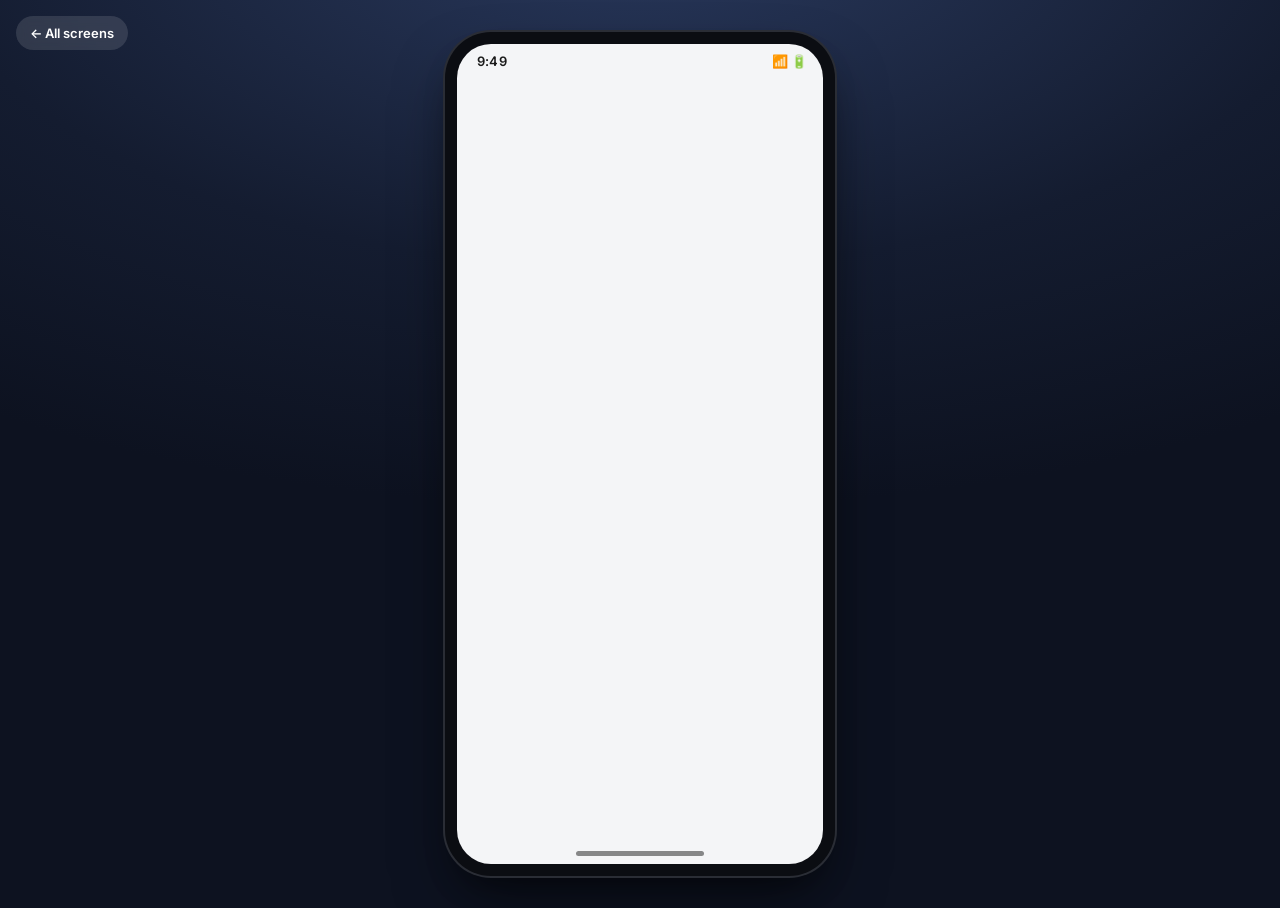
<file: screens/_template.html>
<!DOCTYPE html>
<html lang="en">
<head>
  <meta charset="UTF-8" />
  <meta name="viewport" content="width=device-width, initial-scale=1.0" />
  <title>MyGate — Screen Template</title>
  <link rel="preconnect" href="https://fonts.googleapis.com" />
  <link rel="preconnect" href="https://fonts.gstatic.com" crossorigin />
  <link href="https://fonts.googleapis.com/css2?family=Inter:wght@400;500;600;700;800&display=swap" rel="stylesheet" />
  <link rel="stylesheet" href="../assets/css/reset.css" />
  <link rel="stylesheet" href="../assets/css/phone.css" />
  <style>
    /* Screen-specific styles go here */
  </style>
</head>
<body>
  <a class="launcher-back" href="../index.html">← All screens</a>

  <div class="stage">
    <div class="phone">
      <div class="phone__notch"></div>
      <div class="phone__screen">
        <div class="statusbar">
          <span class="statusbar__time">9:41</span>
          <span class="statusbar__icons">📶 🔋</span>
        </div>

        <div class="app">
          <!-- Screen content goes here -->
        </div>

        <div class="phone__home-indicator"></div>
      </div>
    </div>
  </div>

  <script src="../assets/js/nav.js"></script>
</body>
</html>
</file>
<file: assets/css/phone.css>
:root {
  /* MyGate brand tokens — refine per screenshots */
  --mg-primary: #f26722;
  --mg-primary-dark: #d9531a;
  --mg-navy: #1b2a4a;
  --mg-bg: #f4f5f7;
  --mg-surface: #ffffff;
  --mg-text: #1a1a1a;
  --mg-text-muted: #7a7f87;
  --mg-border: #e6e8eb;
  --mg-success: #2e9e5b;
  --mg-danger: #e23b3b;

  /* Phone frame */
  --phone-width: 390px;
  --phone-height: 844px;
  --phone-radius: 46px;
  --phone-bezel: 12px;
}

/* Page behind the phone */
.stage {
  min-height: 100%;
  display: flex;
  align-items: center;
  justify-content: center;
  padding: 32px 16px;
  background:
    radial-gradient(1200px 600px at 50% -10%, #2a3a5f 0%, #141c30 60%, #0d1220 100%);
}

/* Phone mockup frame */
.phone {
  position: relative;
  width: var(--phone-width);
  height: var(--phone-height);
  background: #0b0d12;
  border-radius: var(--phone-radius);
  padding: var(--phone-bezel);
  box-shadow:
    0 0 0 2px #2a2d35,
    0 30px 60px -12px rgba(0, 0, 0, 0.55),
    0 18px 36px -18px rgba(0, 0, 0, 0.45);
}

/* Screen surface (scrollable app content) */
.phone__screen {
  position: relative;
  width: 100%;
  height: 100%;
  background: var(--mg-bg);
  border-radius: calc(var(--phone-radius) - var(--phone-bezel));
  overflow: hidden;
  display: flex;
  flex-direction: column;
}

/* Android-style status bar */
.statusbar {
  flex: 0 0 auto;
  height: 34px;
  display: flex;
  align-items: center;
  justify-content: space-between;
  padding: 0 16px 0 20px;
  font-size: 13px;
  font-weight: 600;
  color: var(--mg-text);
  background: transparent;
  z-index: 40;
}

.statusbar__time {
  letter-spacing: 0.2px;
  display: flex;
  align-items: center;
  gap: 8px;
}

.statusbar__time svg {
  width: 14px;
  height: 14px;
}

.statusbar__icons {
  display: flex;
  align-items: center;
  gap: 5px;
}

.statusbar__icons svg {
  width: 15px;
  height: 15px;
}

.statusbar__batt {
  font-size: 12px;
  font-weight: 600;
  margin-left: 1px;
}

/* App content region — scrolls */
.app {
  flex: 1 1 auto;
  overflow-y: auto;
  overflow-x: hidden;
  -webkit-overflow-scrolling: touch;
}

.app::-webkit-scrollbar {
  width: 0;
  display: none;
}

/* Android gesture pill */
.phone__home-indicator {
  flex: 0 0 auto;
  height: 22px;
  display: flex;
  align-items: center;
  justify-content: center;
  background: transparent;
}

.phone__home-indicator::after {
  content: '';
  width: 128px;
  height: 5px;
  border-radius: 3px;
  background: rgba(0, 0, 0, 0.45);
}

/* Utility: back-to-launcher chip (only on screen pages) */
.launcher-back {
  position: fixed;
  top: 16px;
  left: 16px;
  z-index: 100;
  display: inline-flex;
  align-items: center;
  gap: 6px;
  padding: 8px 14px;
  border-radius: 999px;
  background: rgba(255, 255, 255, 0.12);
  color: #fff;
  font-size: 13px;
  font-weight: 600;
  backdrop-filter: blur(6px);
}

.launcher-back:hover {
  background: rgba(255, 255, 255, 0.2);
}

@media (max-width: 560px) {
  :root {
    --phone-width: 100vw;
    --phone-height: 100vh;
    --phone-height: 100dvh;
    --phone-radius: 0;
    --phone-bezel: 0;
  }
  html, body { height: 100%; }
  .stage {
    padding: 0;
    min-height: 100vh;
    min-height: 100dvh;
  }
  .phone {
    box-shadow: none;
  }
  .launcher-back {
    display: none;
  }
}
</file>
<file: assets/css/mygate.css>
/* ============================================================
   MyGate shared UI components
   ============================================================ */

/* ---- Top app bar (back arrow + title) ---- */
.appbar {
  display: flex;
  align-items: center;
  gap: 16px;
  padding: 14px 18px 16px;
  background: #fff;
  box-shadow: 0 2px 6px -3px rgba(0, 0, 0, 0.18);
  position: relative;
  z-index: 5;
}

.appbar__back {
  width: 24px;
  height: 24px;
  flex: 0 0 auto;
}

.appbar__title {
  font-size: 20px;
  font-weight: 600;
  color: #2a2a2a;
}

.appbar--center {
  justify-content: center;
}

.appbar--center .appbar__title {
  font-size: 19px;
  font-weight: 700;
}

.appbar__close {
  position: absolute;
  left: 18px;
  top: 50%;
  transform: translateY(-50%);
  width: 22px;
  height: 22px;
}

/* ---- Green "Free" pill ---- */
.pill-free {
  display: inline-flex;
  align-items: center;
  padding: 4px 14px;
  border-radius: 999px;
  background: #2e9e4f;
  color: #fff;
  font-size: 13px;
  font-weight: 600;
}

/* ---- Yellow primary button ---- */
.btn-yellow {
  display: block;
  width: calc(100% - 48px);
  margin: 0 auto;
  padding: 16px;
  border-radius: 999px;
  background: #f7d000;
  color: #1a1a1a;
  font-size: 17px;
  font-weight: 700;
  text-align: center;
  box-shadow: 0 6px 16px -6px rgba(210, 175, 0, 0.6);
}

.btn-disabled {
  display: block;
  width: calc(100% - 48px);
  margin: 0 auto;
  padding: 16px;
  border-radius: 999px;
  background: #d7d9dc;
  color: #ffffff;
  font-size: 17px;
  font-weight: 700;
  text-align: center;
}

/* Sticky bottom action bar */
.bottombar {
  flex: 0 0 auto;
  padding: 16px 0 18px;
  background: #f0f1f3;
}

/* ---- Links ---- */
.link {
  color: #2b7de9;
  font-weight: 600;
}

/* ---- Generic list row ---- */
.list-row {
  display: flex;
  align-items: center;
  justify-content: space-between;
  gap: 12px;
  padding: 20px 20px;
  background: #fff;
  border-bottom: 1px solid #ededed;
}

.list-row__label {
  font-size: 18px;
  color: #4a4a4a;
}

.list-row__right {
  display: flex;
  align-items: center;
  gap: 4px;
  color: #8a8a8a;
  font-size: 15px;
  white-space: nowrap;
}

/* ---- Bottom sheet ---- */
.sheet-backdrop {
  position: absolute;
  inset: 0;
  background: rgba(0, 0, 0, 0.45);
  z-index: 30;
}

.sheet {
  position: absolute;
  left: 0;
  right: 0;
  bottom: 0;
  background: #fff;
  border-radius: 4px 4px 0 0;
  z-index: 31;
  padding-bottom: 8px;
  animation: sheet-up 0.25s ease;
}

@keyframes sheet-up {
  from { transform: translateY(100%); }
  to { transform: translateY(0); }
}

.sheet__header {
  display: flex;
  align-items: center;
  gap: 16px;
  padding: 16px 18px;
  color: #fff;
}

.sheet__title {
  font-size: 19px;
  font-weight: 600;
  flex: 1;
  text-align: center;
  margin-right: 24px;
}

.sheet__item {
  padding: 18px 20px;
  font-size: 19px;
  color: #3a3a3a;
  border-bottom: 1px solid #eee;
}

.sheet__item:last-child {
  border-bottom: none;
}

/* ---- Amenity search + list (Select Amenity screens) ---- */
.am-search {
  margin: 14px 16px 4px;
  display: flex;
  align-items: center;
  gap: 10px;
  padding: 11px 16px;
  border: 1px solid #d9d9d9;
  border-radius: 999px;
}

.am-search input {
  border: none;
  outline: none;
  flex: 1;
  font-size: 14px;
  color: #444;
  background: transparent;
}

.am-search input::placeholder { color: #9a9a9a; }

.am-search svg {
  width: 18px;
  height: 18px;
  color: #7a7a7a;
}

.amenity-row {
  display: flex;
  align-items: flex-start;
  justify-content: space-between;
  gap: 12px;
  padding: 16px 18px;
  border-bottom: 1px solid #eee;
  cursor: pointer;
}

.amenity-row__name {
  font-size: 16px;
  color: #5a5a5a;
  line-height: 1.3;
  max-width: 64%;
}

.amenity-row__right {
  display: flex;
  align-items: center;
  gap: 4px;
  color: #8a8a8a;
  font-size: 14px;
  white-space: nowrap;
}

.amenity-row__right svg {
  width: 15px;
  height: 15px;
}

/* ---- Bottom navigation (home) ---- */
.bottomnav {
  flex: 0 0 auto;
  display: flex;
  justify-content: space-around;
  align-items: center;
  padding: 8px 4px 6px;
  background: #fff;
  border-top: 1px solid #ececec;
}

.bottomnav__item {
  display: flex;
  flex-direction: column;
  align-items: center;
  gap: 3px;
  font-size: 11px;
  color: #9a9a9a;
  flex: 1;
  position: relative;
}

.bottomnav__item svg {
  width: 24px;
  height: 24px;
}

.bottomnav__item--active {
  color: #1a1a1a;
  font-weight: 600;
}
</file>
<file: assets/css/home.css>
.home-top {
  background: linear-gradient(180deg, #ded2bd 0%, #e7ddcd 55%, #efe9df 100%);
  padding-bottom: 8px;
}

.home-topbar {
  display: flex;
  align-items: center;
  justify-content: space-between;
  padding: 8px 16px 14px;
}
.home-flat { display: flex; align-items: center; gap: 8px; }
.home-flat__crown {
  width: 26px; height: 26px; border-radius: 50%;
  background: #f5a623;
  display: flex; align-items: center; justify-content: center;
}
.home-flat__crown svg { width: 15px; height: 15px; }
.home-flat__no { font-size: 18px; font-weight: 700; color: #1f1f1f; }
.home-flat__chev { width: 18px; height: 18px; }
.home-actions { display: flex; align-items: center; gap: 16px; }
.home-actions svg { width: 23px; height: 23px; }
.home-avatar {
  width: 34px; height: 34px; border-radius: 50%;
  background: #b3982f; color: #fff;
  display: flex; align-items: center; justify-content: center;
  font-size: 14px; font-weight: 700;
  cursor: pointer;
}

.home-qa-head {
  display: flex; align-items: center; justify-content: space-between;
  padding: 4px 18px 6px;
}
.home-qa-title { font-size: 22px; font-weight: 800; color: #1f1f1f; }
.home-customise {
  display: inline-flex; align-items: center; gap: 6px;
  color: #444; font-size: 15px; font-weight: 500;
}
.home-customise svg { width: 18px; height: 18px; }

.home-safemode {
  display: inline-block;
  margin: 2px 0 -8px 18px;
  padding: 3px 10px;
  border-radius: 6px;
  background: #6b3fa0;
  color: #fff;
  font-size: 12px;
  font-weight: 700;
  position: relative;
  z-index: 2;
}

.home-grid {
  display: grid;
  grid-template-columns: repeat(4, 1fr);
  gap: 16px 12px;
  padding: 16px 16px 10px;
}
.home-tile { display: flex; flex-direction: column; align-items: center; gap: 7px; }
.home-tile__ic {
  width: 66px; height: 66px;
  background: #fff;
  border-radius: 18px;
  display: flex; align-items: center; justify-content: center;
  position: relative;
  box-shadow: 0 2px 8px -4px rgba(0,0,0,0.15);
}
.home-tile__ic svg { width: 32px; height: 32px; }
.home-tile__ic--more { background: #f7d000; }
.home-tile__lb { font-size: 13px; color: #333; text-align: center; }
.home-badge {
  position: absolute; top: -6px; right: -6px;
  background: #e23b3b; color: #fff;
  font-size: 11px; font-weight: 700;
  padding: 1px 6px; border-radius: 999px;
}

.home-sheet {
  background: #f1f0ee;
  border-radius: 18px 18px 0 0;
  margin-top: 8px;
  padding: 6px 0 14px;
}
.home-drag {
  width: 42px; height: 5px; border-radius: 3px;
  background: #c9c9c9; margin: 6px auto 12px;
}
.home-entry-head {
  display: flex; align-items: center; gap: 10px;
  padding: 4px 18px 14px;
  font-size: 17px; color: #2a2a2a;
}
.home-entry-head svg { width: 22px; height: 22px; }
.home-entry-head b { font-weight: 800; }

.home-card {
  background: #fff;
  border-radius: 14px;
  margin: 0 14px 14px;
  padding: 16px;
  box-shadow: 0 2px 10px -6px rgba(0,0,0,0.12);
}
.home-card__head {
  display: flex; align-items: center; justify-content: space-between;
  margin-bottom: 16px;
}
.home-card__title { font-size: 18px; font-weight: 700; color: #1f1f1f; }
.qa-viewall, .home-newpost {
  display: inline-flex; align-items: center; gap: 3px;
  color: #2b7de9; font-weight: 600; font-size: 15px;
}
.qa-viewall svg { width: 15px; height: 15px; }

.home-people { display: flex; justify-content: space-between; gap: 6px; }
.home-person { display: flex; flex-direction: column; align-items: center; gap: 7px; width: 22%; }
.home-pic {
  width: 58px; height: 58px; border-radius: 50%;
  position: relative;
}
.home-pic::after {
  content: ''; position: absolute; top: 2px; right: 2px;
  width: 12px; height: 12px; border-radius: 50%;
  background: #f5761f; border: 2px solid #fff;
}
.home-pic--cab {
  background: #ececec; display: flex; align-items: center; justify-content: center;
}
.home-pic--cab svg { width: 30px; height: 30px; }
.home-person__nm {
  font-size: 12px; color: #444; text-align: center; line-height: 1.2;
  white-space: nowrap; overflow: hidden; text-overflow: ellipsis; max-width: 100%;
}

.home-card--row {
  display: flex; align-items: center; gap: 14px;
  font-size: 16px; color: #2a2a2a; line-height: 1.4;
}
.home-flash-ic {
  width: 40px; height: 40px; border-radius: 50%; background: #f3f3f3;
  display: flex; align-items: center; justify-content: center; flex: 0 0 auto;
}
.home-flash-ic svg { width: 22px; height: 22px; }
.home-card--row b { font-weight: 700; }

.home-cp-head {
  display: flex; align-items: center; justify-content: space-between;
  padding: 4px 18px 12px;
}
.home-newpost {
  background: #fff; border-radius: 999px; padding: 8px 14px;
  box-shadow: 0 2px 8px -4px rgba(0,0,0,0.15);
}
.home-newpost svg { width: 16px; height: 16px; }

.home-notice {
  background: #fff; border-radius: 14px 14px 0 0;
  margin: 0 14px; padding: 16px;
  display: flex; align-items: center; gap: 10px;
  position: relative;
}
.home-badge--notice {
  position: static; background: #f5c518; color: #333;
}
.home-notice__t { font-size: 17px; font-weight: 700; color: #1f1f1f; }
.home-notice__tag {
  background: #eaf2ff; color: #2b7de9; font-size: 12px; font-weight: 700;
  padding: 2px 8px; border-radius: 6px;
}

/* bottom nav center highlight */
.bn-center { position: relative; display: inline-flex; }
.bn-dot {
  position: absolute; top: -2px; right: -3px;
  width: 8px; height: 8px; border-radius: 50%; background: #ff2d7a;
}
</file>
<file: assets/css/amenities.css>
.amen-screen {
  background: #ebe8e2;
  min-height: 100%;
}

.mb-head {
  display: flex;
  align-items: center;
  justify-content: space-between;
  padding: 18px 20px 12px;
}
.mb-head__title {
  font-size: 22px;
  font-weight: 700;
  color: #1f1f1f;
}
.mb-head__status {
  display: inline-flex;
  align-items: center;
  gap: 5px;
  color: #8a8a8a;
  font-size: 16px;
}
.mb-head__status svg { width: 12px; height: 12px; }

.mb-card {
  background: #fff;
  border-radius: 12px;
  margin: 0 16px 16px;
  padding: 18px 18px;
  display: flex;
  flex-direction: column;
  gap: 12px;
  box-shadow: 0 2px 8px -4px rgba(0, 0, 0, 0.12);
}
.mb-card__title {
  font-size: 20px;
  font-weight: 600;
  color: #222;
}
.mb-card__meta {
  display: flex;
  align-items: center;
  gap: 10px;
}
.mb-pill {
  padding: 3px 12px;
  border-radius: 999px;
  background: #b7b3ac;
  color: #fff;
  font-size: 12px;
  font-weight: 600;
  letter-spacing: 0.3px;
}
.mb-card__metatime {
  color: #9a9a9a;
  font-size: 14px;
}
.mb-card__row {
  display: flex;
  align-items: center;
  gap: 12px;
  color: #333;
  font-size: 17px;
}
.mb-card__row svg { width: 18px; height: 18px; color: #6a6a6a; flex: 0 0 auto; }

.mb-pill--confirmed { background: #4cb27a; }

.mb-actions {
  display: flex;
  border-top: 1px solid #ededed;
  margin: 4px -18px -18px;
}
.mb-actions__btn {
  flex: 1;
  display: inline-flex;
  align-items: center;
  justify-content: center;
  gap: 8px;
  padding: 14px;
  font-size: 16px;
  font-weight: 600;
  color: #2b6fb3;
  cursor: pointer;
}
.mb-actions__btn + .mb-actions__btn { border-left: 1px solid #ededed; }
.mb-actions__btn svg { width: 16px; height: 16px; }

.book-amenity-fab {
  position: absolute;
  bottom: 30px;
  left: 50%;
  transform: translateX(-50%);
  padding: 16px 40px;
  border-radius: 999px;
  background: #f7d000;
  color: #1a1a1a;
  font-size: 17px;
  font-weight: 700;
  box-shadow: 0 8px 20px -6px rgba(0, 0, 0, 0.35);
  z-index: 10;
  white-space: nowrap;
}
</file>
<file: assets/css/gym-date.css>
.gym-desc {
  padding: 18px 20px 8px;
  display: flex;
  flex-direction: column;
  gap: 12px;
}
.gym-desc__muted {
  color: #9a9a9a;
  font-size: 15px;
}
.gym-desc__label {
  color: #2a2a2a;
  font-size: 17px;
}
.gym-desc__line {
  color: #2a2a2a;
  font-size: 17px;
}
.gym-desc__more {
  display: inline-flex;
  align-items: center;
  gap: 4px;
  font-size: 16px;
}
.gym-desc__more svg { width: 16px; height: 16px; }

.gym-divider {
  height: 10px;
  background: #eef0f2;
}

.cal-top {
  display: flex;
  align-items: center;
  justify-content: space-between;
  padding: 18px 20px 14px;
}
.cal-top__title {
  font-size: 22px;
  font-weight: 700;
  color: #1f1f1f;
}
.cal-top__link {
  display: inline-flex;
  align-items: center;
  gap: 3px;
  font-size: 16px;
}
.cal-top__link svg { width: 15px; height: 15px; }

.cal-month {
  margin: 0 20px 8px;
  padding: 14px;
  border: 1px solid #d9d9d9;
  border-radius: 10px;
  text-align: center;
  font-size: 17px;
  font-weight: 600;
  color: #2a2a2a;
}

.cal-weekdays,
.cal-grid {
  display: grid;
  grid-template-columns: repeat(7, 1fr);
  padding: 0 12px;
}
.cal-weekdays {
  margin: 8px 0 4px;
}
.cal-weekdays span {
  text-align: center;
  font-size: 15px;
  color: #4a4a4a;
  padding: 8px 0;
}

.cal-grid {
  gap: 6px 4px;
  padding-bottom: 10px;
}
.cal-cell {
  aspect-ratio: 1 / 1;
  display: flex;
  align-items: center;
  justify-content: center;
  font-size: 16px;
  border-radius: 10px;
  border: 1.5px solid transparent;
}
.cal-cell--muted {
  background: #f4f4f4;
  color: #bcbcbc;
}
.cal-cell--avail {
  background: #fff;
  border-color: #7cc99a;
  color: #3f9e63;
  font-weight: 500;
}
.cal-cell--selected {
  background: #14371f;
  color: #fff;
  font-weight: 600;
  border-color: #14371f;
}
.cal-cell--avail { cursor: pointer; }

.cal-hint {
  text-align: center;
  color: #9a9a9a;
  font-size: 13px;
  padding: 6px 20px 14px;
}
</file>
